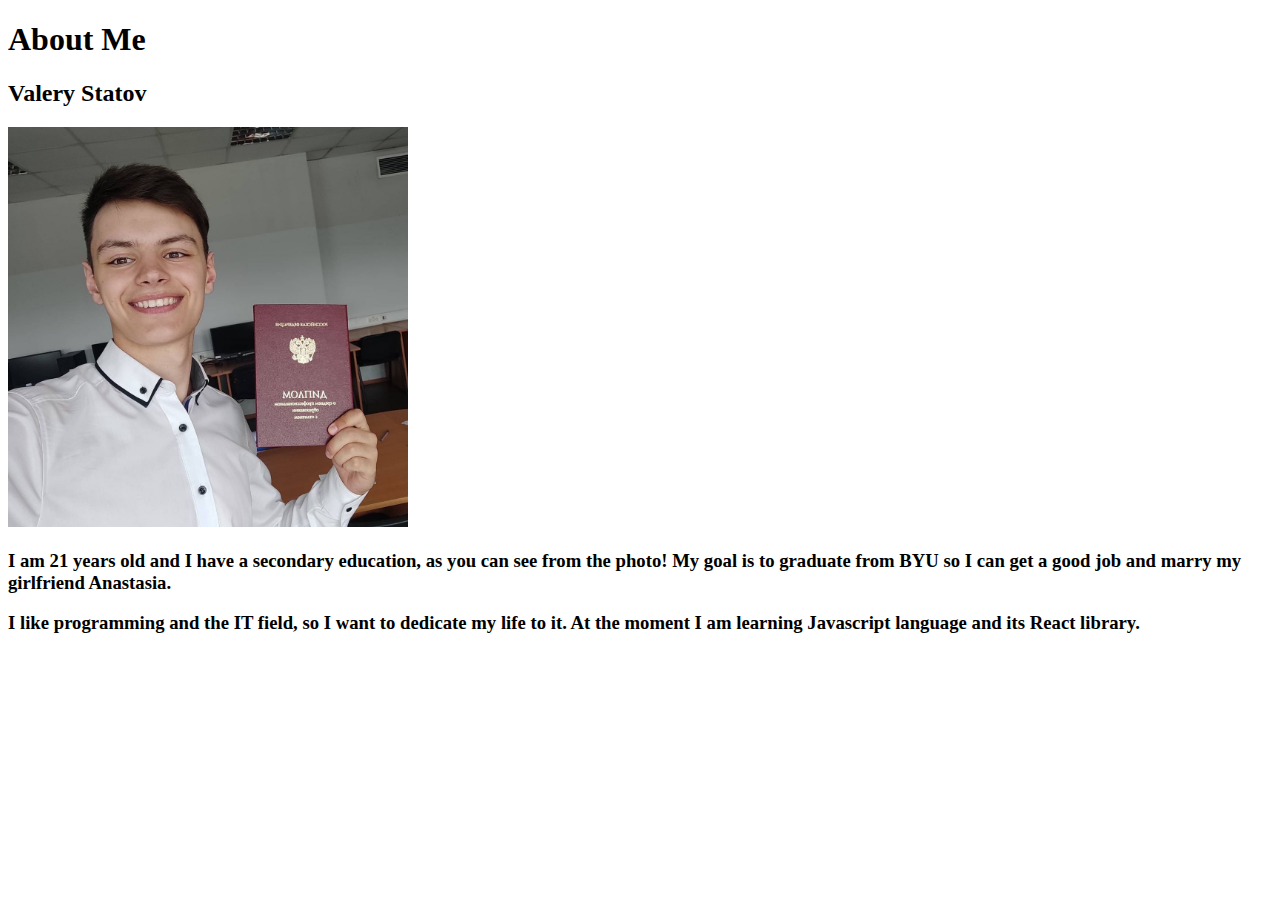
<file: aboutme/index.html>
<!DOCTYPE html>
<html lang="en">
<head>
    <meta charset="UTF-8">
    <meta http-equiv="X-UA-Compatible" content="IE=edge">
    <meta name="viewport" content="width=device-width, initial-scale=1.0">
    <title>About Me</title>
</head>
<body>
    <h1>About Me</h1>
    <h2>Valery Statov</h2>
    <img style="width: 400px;" src="./images/photo.jpg" alt="my_photo">
    <h3>I am 21 years old and I have a secondary education, as you can see from the photo! My goal is to graduate from BYU so I can get a good job and marry my girlfriend Anastasia.</h3>
    <h3>I like programming and the IT field, so I want to dedicate my life to it. At the moment I am learning Javascript language and its React library.</h3>
</body>
</html>
</file>
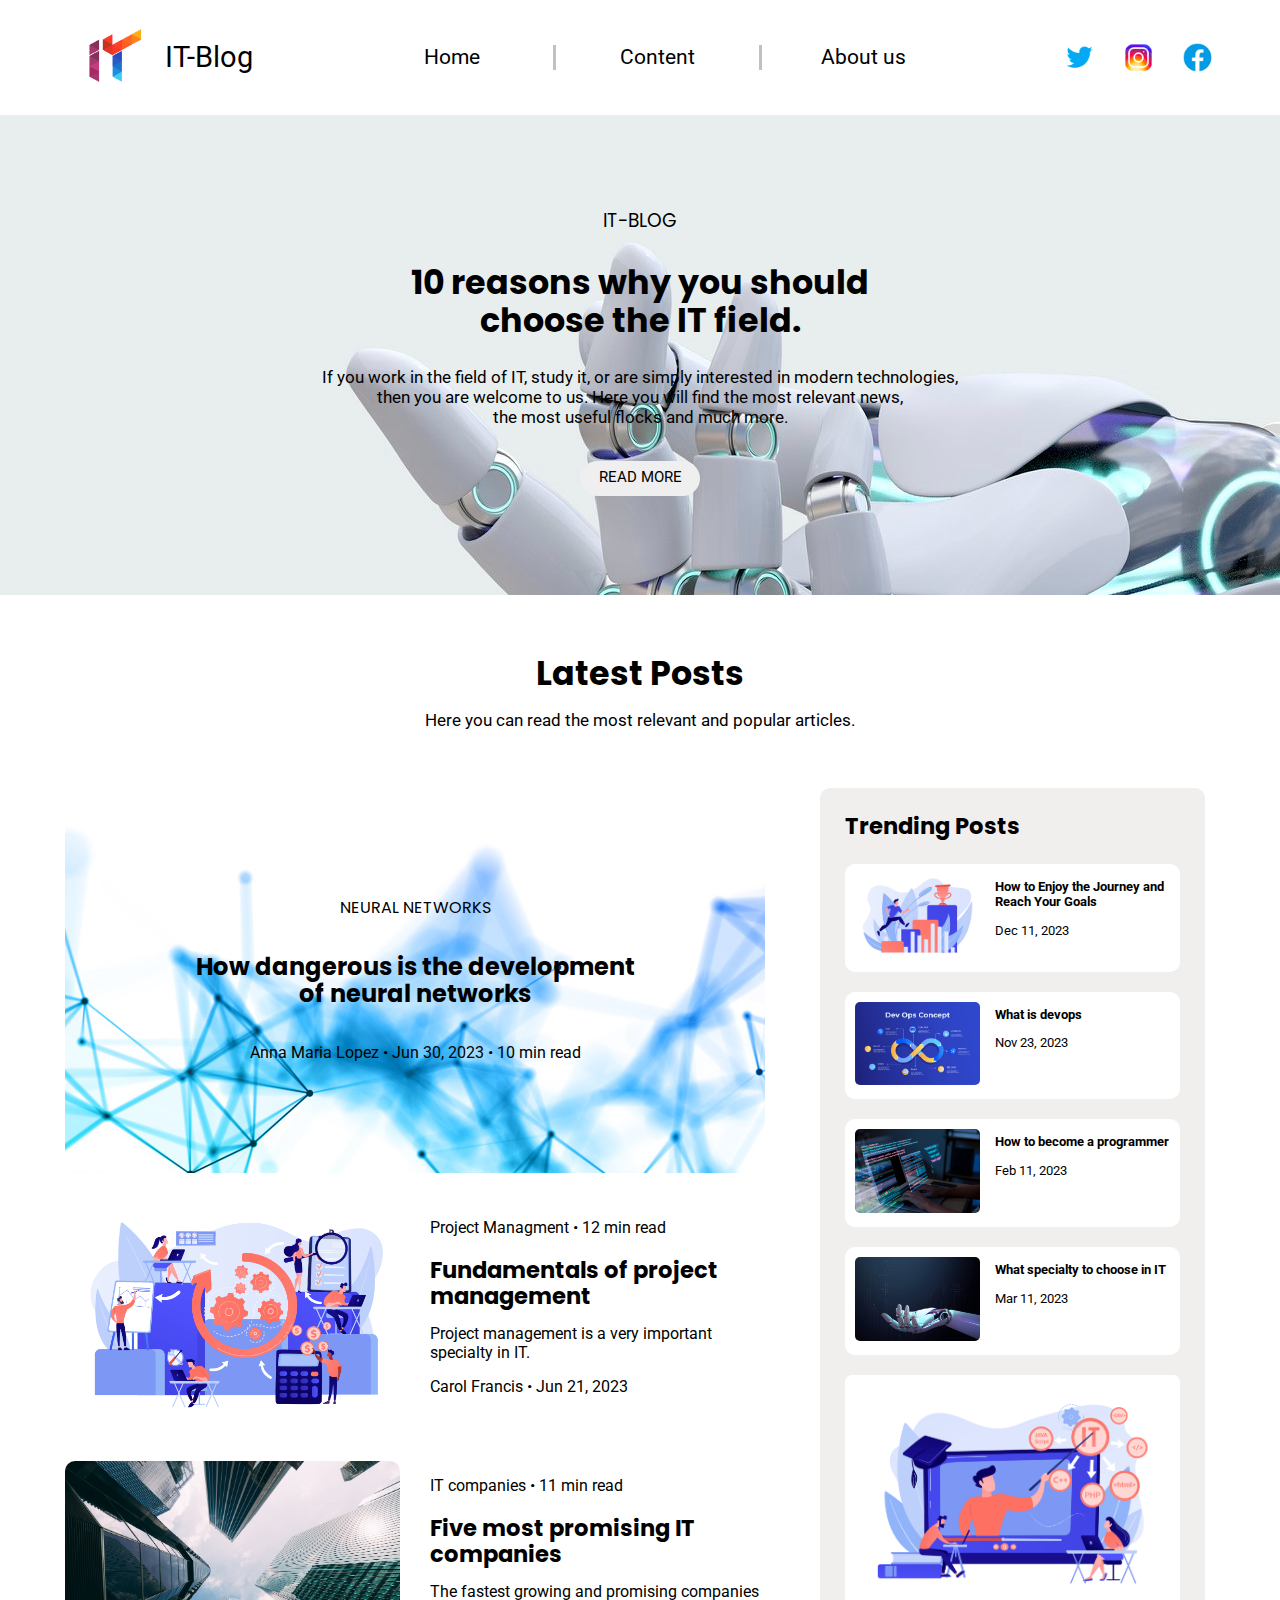
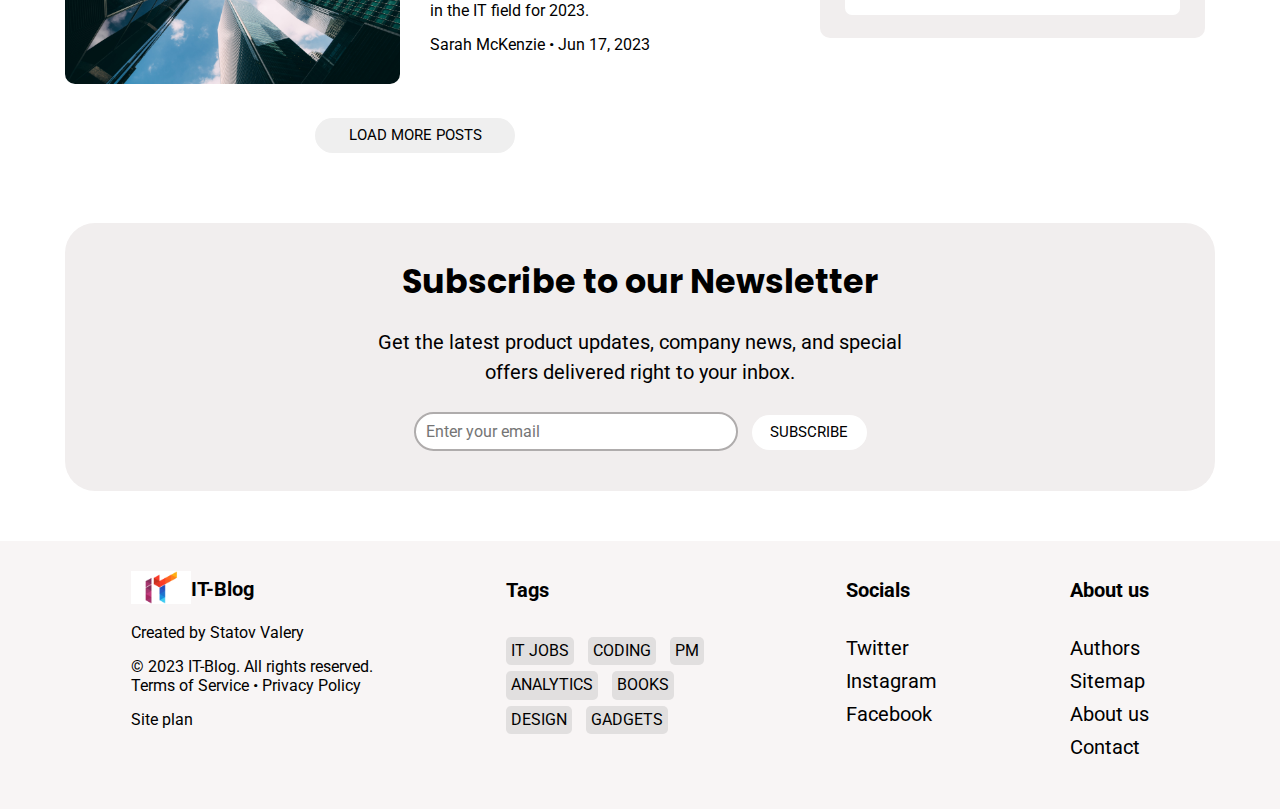
<file: it_blog/index.html>
<!DOCTYPE html>
<html lang="en">
<head>
    <meta charset="UTF-8">
    <meta http-equiv="X-UA-Compatible" content="IE=edge">
    <meta name="viewport" content="width=device-width, initial-scale=1.0">
    <title>IT-Blog</title>
    <link rel="stylesheet" href="./styles/style.css">
    <link rel="stylesheet" href="./styles/normolize.css">
</head>
<body>
    <header>
        <div class="container">
            <div class="logo">
                <a href="./index.html"><img src="./images/logo.jpg" alt="Logo"></a>
                <a href="./index.html"><span>IT-Blog</span></a>
            </div>

            <nav>
                <a href="./index.html">Home</a>
                <a href="./content.html">Content</a>
                <a href="./about-us.html">About us</a>
            </nav>

            <div class="socials">
                <a href="#"><img src="./images/twitt.png" alt="Twitter"></a>
                <a href="#"><img src="./images/inst.png" alt="Instagram"></a>
                <a href="#"><img src="./images/face.png" alt="Facebook"></a>
            </div>
        </div>

        <div id="mySidenav" class="sidenav">
            <a href="javascript:void(0)" class="closebtn" onclick="closeNav()">&times;</a>
            <a href="./index.html">Home</a>
            <a href="./content.html">Content</a>
            <a href="./about-us.html">About us</a>
          </div>
    </header>
    
    <div class="hero">
        <div class="container">
            <h1>IT-BLOG</h1>
            <h2>10 reasons why you should<br>choose the IT field.</h2>
            <p>If you work in the field of IT, study it, or are simply interested in modern technologies,<br>then you are welcome to us. Here you will find the most relevant news,<br>the most useful flocks and much more.</p>
            <button onclick="openNav()">READ MORE</button>
        </div>
    </div>

    <main>
        <section class="posts">
            <div class="container">
                <h3 class="heading">Latest Posts</h3>
                <p class="heading-text">Here you can read the most relevant and popular articles.</p>

                <div class="flex">
                    <div class="main-posts">
                        <div class="main-post">
                            <h3>NEURAL NETWORKS</h3>
                            <h2>How dangerous is the development<br>of neural networks</h2>
                            <p>Anna Maria Lopez  •  Jun 30, 2023 • 10 min read</p>
                        </div>

                        <div class="second-post">
                            <div class="post-img">
                                <a href="#"><img src="./images/pm.jpg" alt="Post image"></a>
                            </div>
                            
                            <div class="post-text">
                                <p class="category">Project Managment  •  12 min read</p>
                                <h3 class="heading">Fundamentals of project management</h3>
                                <p class="desc">Project management is a very important specialty in IT.</p>
                                <p class="author">Carol Francis • Jun 21, 2023</p>
                            </div>
                        </div>

                        <div class="third-post">
                            <div class="post-img">
                                <a href="#"><img src="./images/ic.jpg" alt="Post image"></a>
                            </div>
                            
                            <div class="post-text">
                                <p class="category">IT companies  •  11 min read</p>
                                <h3 class="heading">Five most promising IT companies</h3>
                                <p class="desc">The fastest growing and promising companies in the IT field for 2023.</p>
                                <p class="author">Sarah McKenzie • Jun 17, 2023</p>
                            </div>
                        </div>

                        <button>LOAD MORE POSTS</button>
                    </div>

                    <aside>
                        <div class="aside-posts">
                            <h3>Trending Posts</h3>

                            <div class="aside-post">
                                <div class="post-img">
                                    <a href="#"><img src="./images/mt.jpg" alt="Post image"></a>
                                </div>

                                <div class="post-text">
                                    <p class="heading">How to Enjoy the Journey and Reach Your Goals</p>
                                    <p class="date">Dec 11, 2023</p>
                                </div>
                            </div>

                            <div class="aside-post">
                                <div class="post-img">
                                    <a href="#"><img src="./images/dp.jpg" alt="Post image"></a>
                                </div>

                                <div class="post-text">
                                    <p class="heading">What is devops</p>
                                    <p class="date">Nov 23, 2023</p>
                                </div>
                            </div>

                            <div class="aside-post">
                                <div class="post-img">
                                    <a href="#"><img src="./images/pg.jpg" alt="Post image"></a>
                                </div>

                                <div class="post-text">
                                    <p class="heading">How to become a programmer</p>
                                    <p class="date">Feb 11, 2023</p>
                                </div>
                            </div>

                            <div class="aside-post">
                                <div class="post-img">
                                    <a href="#"><img src="./images/sp.jpg" alt="Post image"></a>
                                </div>

                                <div class="post-text">
                                    <p class="heading">What specialty to choose in IT</p>
                                    <p class="date">Mar 11, 2023</p>
                                </div>
                            </div>
                        </div>

                        <div class="adv">
                            <a href="#"><img src="./images/cs.jpg" alt="Advertisement image"></a>
                        </div>
                    </aside>
                </div>
            </div>
        </section>

        <section class="subscribe">
            <div class="container">
                <div class="sub-content">
                    <h3>Subscribe to our Newsletter</h3>
                    <p>Get the latest product updates, company news, and special<br>offers delivered right to your inbox.</p>
                    <form>
                        <input type="email" id="email" placeholder="Enter your email">
                        <button>SUBSCRIBE</button>
                    </form>
                </div>
            </div>
        </section>
    </main>

    <footer>
        <div class="container">
            <div class="info">
                <div class="logo">
                    <a href="./index.html"><img src="./images/logo.jpg" alt="Logo"></a>
                    <a href="./index.html"><span>IT-Blog</span></a>
                </div>
                <p>Created by Statov Valery</p>
                <p>© 2023 IT-Blog.  All rights reserved.<br>Terms of Service   •   Privacy Policy</p>
                <a href="./site-plan.html">Site plan</a>
            </div>

            <div class="tags">
                <span class="names">Tags</span>
                <a href="">IT JOBS</a> 
                <a href="">CODING</a> 
                <a href="">PM</a><br>
                <a href="">ANALYTICS</a> 
                <a href="">BOOKS</a><br>
                <a href="">DESIGN</a> 
                <a href="">GADGETS</a>
            </div>

            <div class="socials">
                <span class="names">Socials</span>
                <div class="soc">
                    <a href="#">Twitter</a>
                    <a href="#">Instagram</a>
                    <a href="#">Facebook</a>
                </div>
            </div>

            <div class="about-us">
                <span class="names">About us</span>
                <div class="cont">
                    <a href="#">Authors</a>
                    <a href="./site-plan.html">Sitemap</a>
                    <a href="#">About us</a>
                    <a href="#">Contact</a>
                </div>
            </div>
        </div>
    </footer>
    <script src="./script.js"></script>
</body>
</html>
</file>
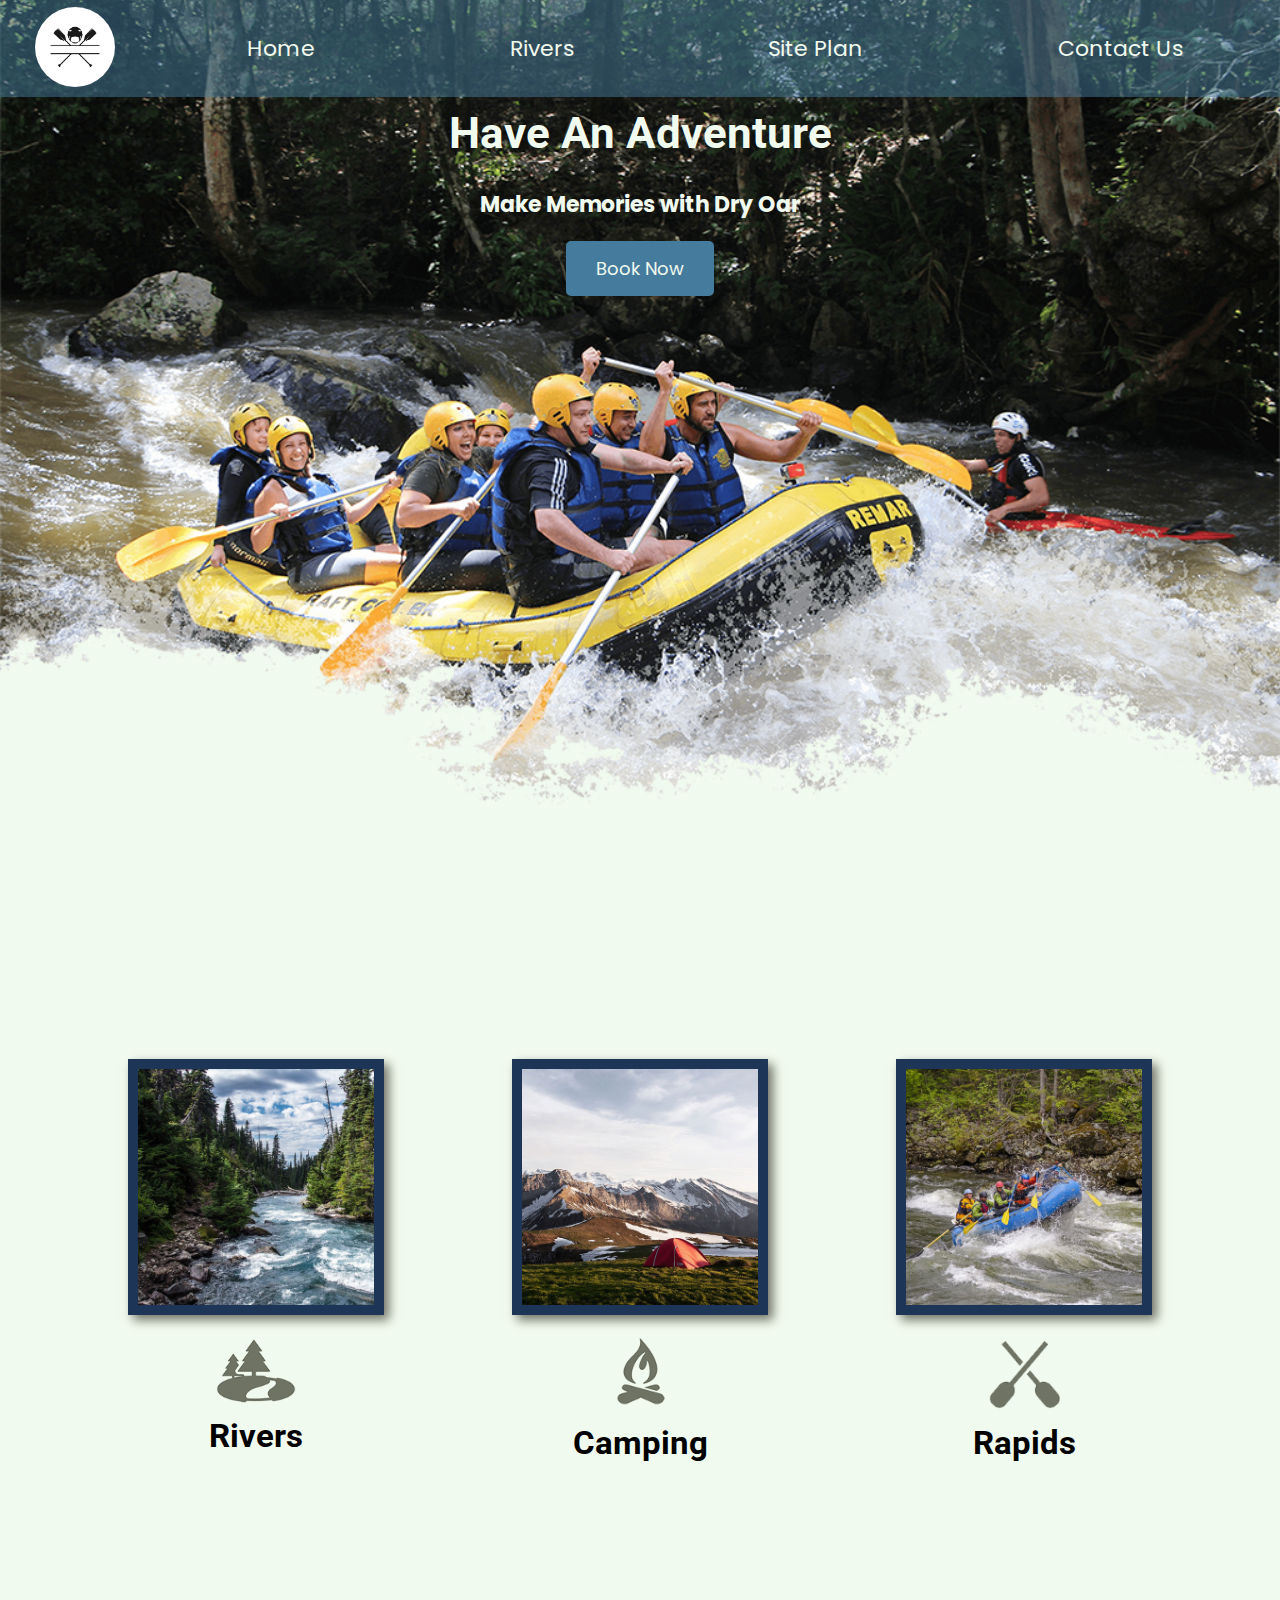
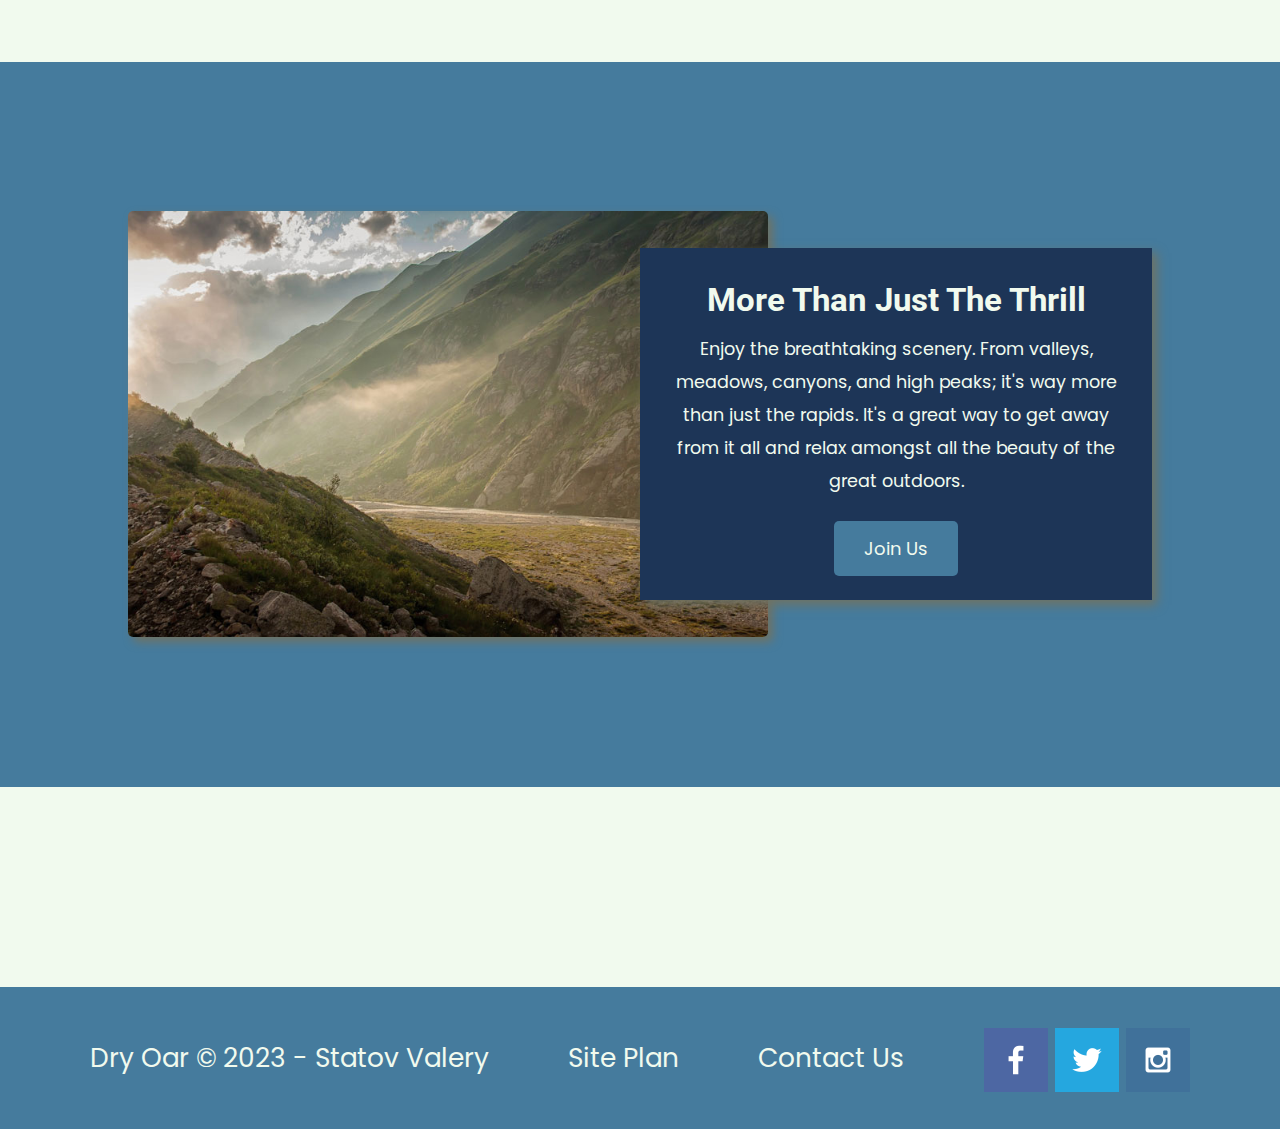
<file: wwr/index.html>
<!DOCTYPE html>
<html lang="en">
<head>
    <meta charset="UTF-8">
    <meta http-equiv="X-UA-Compatible" content="IE=edge">
    <meta name="viewport" content="width=device-width, initial-scale=1.0">
    <title>Whitewater Rafting Vacations | Dry Oar Boating | Home</title>
    <link rel="stylesheet" href="./styles/style.css">
</head>
<body>
    <div id="content">
        <header>
            <a id="logo_link" href="index.html">
                <img class="logo" src="images/rafting-logo.jpg" width="100" alt="Dry Oar Logo">
            </a>
            <nav>
                <a href="index.html">Home</a>
                <a href="./rivers.html">Rivers</a>
                <a href="site-plan-rafting.html">Site Plan</a>
                <a href="contactus.html">Contact Us</a>
            </nav>
        </header>
        
        <div id="hero">
            <div id="hero-box">
                <img id="hero-img" src="images/hero.png" alt="People enjoying white water rafting">
            </div>
            <section id="hero-msg">
                <h1 class="home-title">Have An Adventure</h1>
                <h4>Make Memories with Dry Oar</h4>
                <div class="button-box">
                    <a class="book" href="contactus.html">Book Now</a>
                </div>
            </section>
        </div>
    
        <main class="home-grid">
            <section class="rivers-card">
                <img class="card-img" src="images/rivers.jpg" alt="river in forest">
                <img class="icon" src="images/river_icon.png" alt="river icon">
                <h2>Rivers</h2>
            </section>
            <section class="camping-card">
                <img class="card-img" src="images/camping.jpg" alt="tent in mountains">
                <img class="icon" src="images/fire_icon.png" alt="fire icon">
                <h2>Camping</h2>
            </section>
            <section class="rapids-card">
                <img class="card-img" src="images/rapids.jpg" alt="rafting boat">
                <img class="icon" src="images/oars.png" alt="oars icon">
                <h2>Rapids</h2>
            </section>
            <div id="background"></div>
            <img id="myImg" class="mountains" src="images/mountains.jpg" alt="Mountains">
                <div id="myModal" class="modal">
                    <span class="close">&times;</span>
                    <img class="modal-content" id="img01">
                    <div id="caption"></div>
                </div>
            <section class="msg">
                <h2>More Than Just The Thrill</h2>
                <p>Enjoy the breathtaking scenery. From valleys, meadows, canyons, and high peaks; it's way more than just the rapids. It's a great way to get away from it all and relax amongst all the beauty of the great outdoors. </p>
                <a class="join" href="rivers.html">Join Us</a>
            </section>
        </main>
    
        <footer>
            <p>Dry Oar &copy; 2023 - Statov Valery</p>
            <p><a href="site-plan-rafting.html">Site Plan</a></p>
            <p><a href="contactus.html">Contact Us</a></p>
            <div class="social">
                <a href="https://facebook.com" target="_blank">
                    <img src="images/facebook.png" alt="fb icon">
                </a>
                <a href="https://twitter.com" target="_blank">
                    <img src="images/twitter.png" alt="twitter icon">
                </a>
                <a href="https://instagram.com" target="_blank">
                    <img src="images/instagram.png" alt="instagram icon">
                </a>
            </div>
        </footer>
    </div>
    <script src="./script.js"></script>
</body>
</html>
</file>
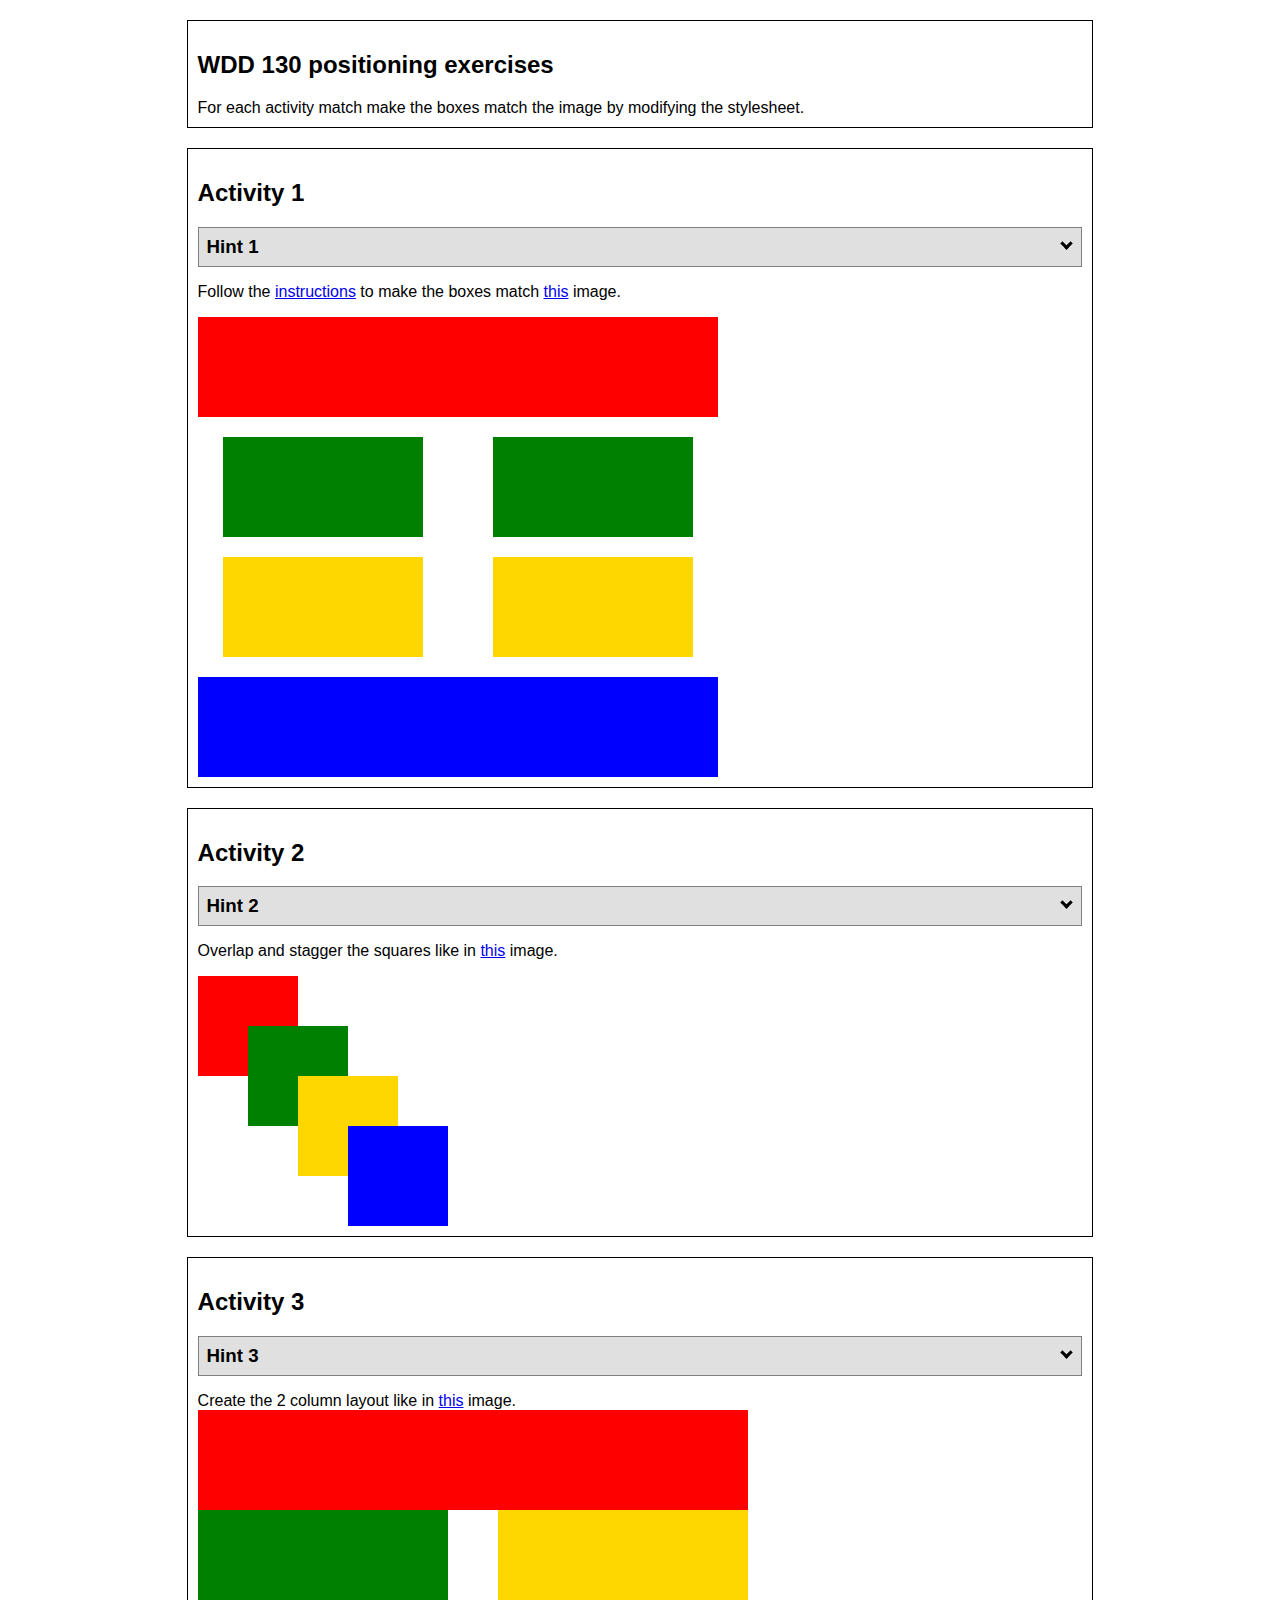
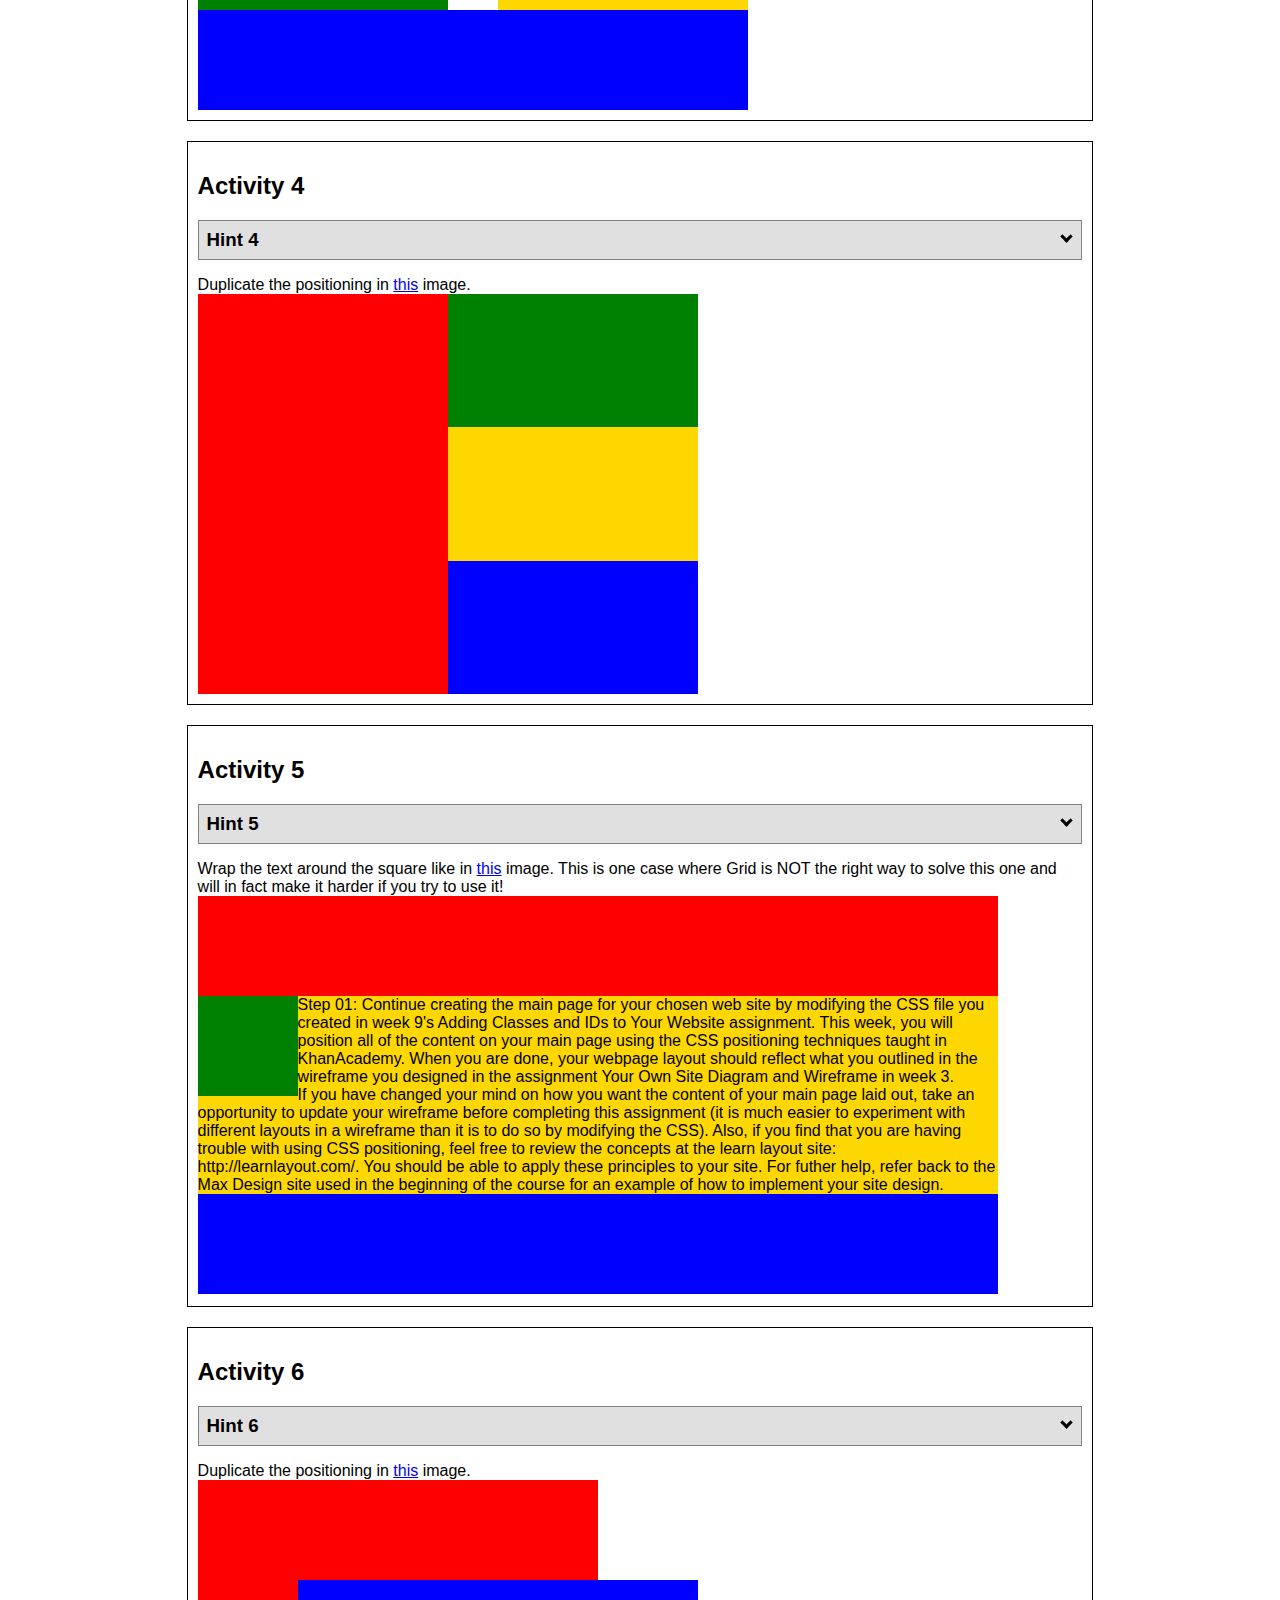
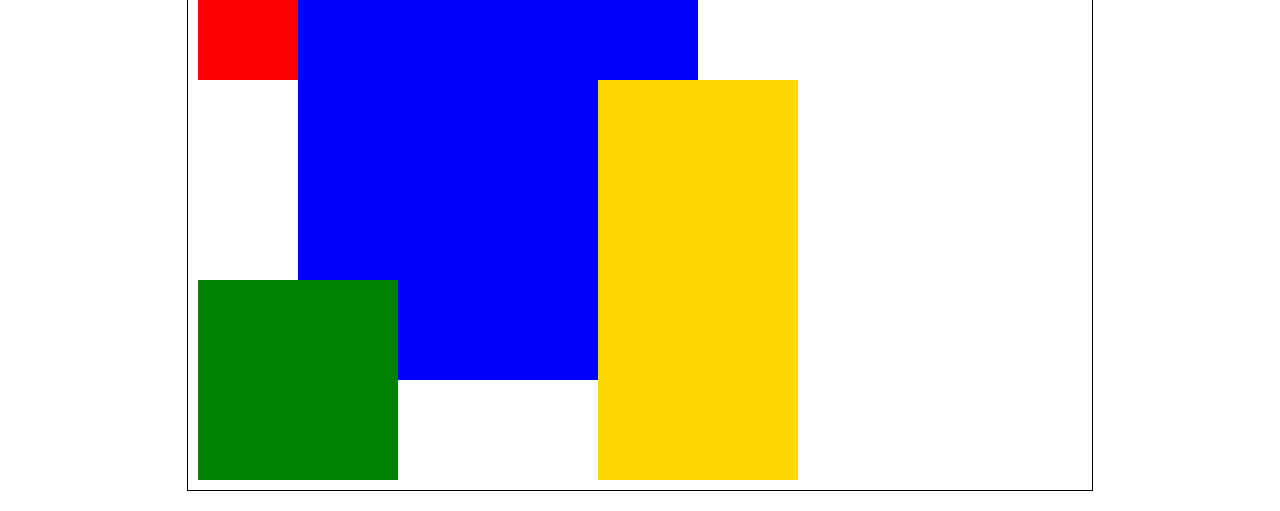
<file: positioning.html>
<!DOCTYPE html>
<html lang="en">
  <head>
    <!-- HTML - Name: positioning.html -->
    <title>Positioning Activity</title>
    <link rel="stylesheet" type="text/css" href="positionstyles.css" />
  </head>
  <body>
    <div class="activity">
      <h2>WDD 130 positioning exercises</h2>
      For each activity match make the boxes match the image by modifying the stylesheet.</div>
    <div class="activity">
      <h2>Activity 1</h2>
      <section class="hint"><input type="checkbox" ><i></i> <h3>Hint 1</h3><div><p>Check out the <a href="https://byui-wdd.github.io/wdd130/activities/w06-css-positioning.html" target="_blank">activity instructions</a> in Ilearn!</p></div></section>
      <p>Follow the <a href="https://byui-wdd.github.io/wdd130/activities/w06-css-positioning.html" target="_blank">instructions</a> to make the boxes match  <a href="https://byui-wdd.github.io/wdd130/images/example1.png" target="_blank">this</a> image.</p>
      <div class="content1" >
        <div class="red1" ></div>
        <div class="green1" ></div>
        <div class="green1" ></div>
        <div class="yellow1"></div>
        <div class="yellow1"></div>
        <div class="blue1"></div>
      </div>
    </div>
    <div class="activity">
      <h2>Activity 2</h2>
      <section class="hint"><input type="checkbox" > <h3>Hint 2</h3><i></i><div>
      <ul>
      <li>grid-template-columns: 50px 50px 50px 50px 50px </li></ul></div></section>
      <p>Overlap and stagger the squares like in <a href="https://byui-wdd.github.io/wdd130/images/example2.png" target="_blank">this</a> image.</p>
      <div class="content2" >
        <div class="red2" ></div>
        <div class="green2" ></div>
        <div class="yellow2"></div>
        <div class="blue2"></div>
      </div>
    </div>
    <div class="activity">
      <h2>Activity 3</h2>
      <section class="hint"><input type="checkbox" > <h3>Hint 3</h3><i></i><div><p>This one is going to be best solved with CSS Grid. Remember to make the boxes the right width first...then start moving them around. </p><h4>Properties used:</h4><ul><li>display:grid;</li><li>grid-template-columns:</li><li>grid-column-gap:</li>
        <li>grid-column:</li>  </ul></div></section>
      Create the 2 column layout like in <a href="https://byui-wdd.github.io/wdd130/images/example3.png" target="_blank">this</a>  image.
      <div class="content3" >
        <div class="red3" ></div>
        <div class="green3" ></div>
        <div class="yellow3"></div>
        <div class="blue3"></div>
      </div>
    </div>
    <div class="activity">
      <h2>Activity 4</h2>
      <section class="hint"><input type="checkbox" > <h3>Hint 4</h3><i></i><div><p>For the others we have been primarily concerned with width. For this one you will need to adjust height as well. </p><h4>Properties used:</h4><ul><li>display:grid;</li><li>grid-template-columns:</li><li>grid-row:</li></ul></div></section>
      Duplicate the positioning in <a href="https://byui-wdd.github.io/wdd130/images/example4.png" target="_blank">this</a> image. 
      <div class="content4" >
        <div class="red4" ></div>
        <div class="green4" ></div>
        <div class="yellow4"></div>
        <div class="blue4"></div>
      </div>
    </div>

    <div class="activity">
      <h2>Activity 5</h2>
      <section class="hint"><input type="checkbox" > <h3>Hint 5</h3><i></i><div><p>Grid is <strong>not</strong> the right way to do this.  In fact there is only one way to really do that...and that is with float. Remember that we float the thing we want the text to wrap around.  Also remember to start by making all the shapes the right size and shape.</p><h4>Properties used:</h4><ul><li>float: left;</li></ul></div></section>
      Wrap the text around the square like in <a href="https://byui-wdd.github.io/wdd130/images/example5.png" target="_blank">this</a> image. This is one case where Grid is NOT the right way to solve this one and will in fact make it harder if you try to use it!
      <div class="content5" >
        <div class="red5" ></div>
        <div class="green5" ></div>
        <div class="yellow5">Step 01: Continue creating the main page for your chosen web site by modifying the CSS file you created in week 9's Adding Classes and IDs to Your Website assignment. This week, you will position all of the content on your main page using the CSS positioning techniques taught in KhanAcademy. When you are done, your webpage layout should reflect what you outlined in the wireframe you designed in the assignment Your Own Site Diagram and Wireframe in week 3. <br />
          If you have changed your mind on how you want the content of your main page laid out, take an opportunity to update your wireframe before completing this assignment (it is much easier to experiment with different layouts in a wireframe than it is to do so by modifying the CSS). Also, if you find that you are having trouble with using CSS positioning, feel free to review the concepts at the learn layout site: http://learnlayout.com/. You should be able to apply these principles to your site. For futher help, refer back to the Max Design site used in the beginning of the course for an example of how to implement your site design.</div>
        <div class="blue5"></div>
      </div>
    </div>
    <div class="activity">
      <h2>Activity 6</h2>
      <section class="hint"><input type="checkbox" > <h3>Hint 6</h3><i></i><div><p>This one is all about visualizing the grid behind the layout. If you are having a hard time doing that first: all the sizes are even multiples of 100, and second here is another example with the lines drawn: <a href="https://byui-wdd.github.io/wdd130/images/example6-hint.png" target="_blank">example 6 with lines</a>. For this one you will find it easiest if you use px for the column width. You can also use <kbd>z-index</kbd> to control the element layering.    </p><h4>Properties used:</h4><ul><li>display:grid;</li><li>grid-template-columns:</li><li>grid-column:</li><li>grid-row:</li><li><a href="https://www.w3schools.com/cssref/pr_pos_z-index.asp" target="_blank">z-index:</a></li></ul></div></section>
      Duplicate the positioning in <a href="https://byui-wdd.github.io/wdd130/images/example6.png" target="_blank">this</a> image.
      <div class="content6" >
        <div class="red6" ></div>
        <div class="green6" ></div>
        <div class="yellow6"></div>
        <div class="blue6"></div>
      </div>
    </div>
  </body>
</html>
</file>
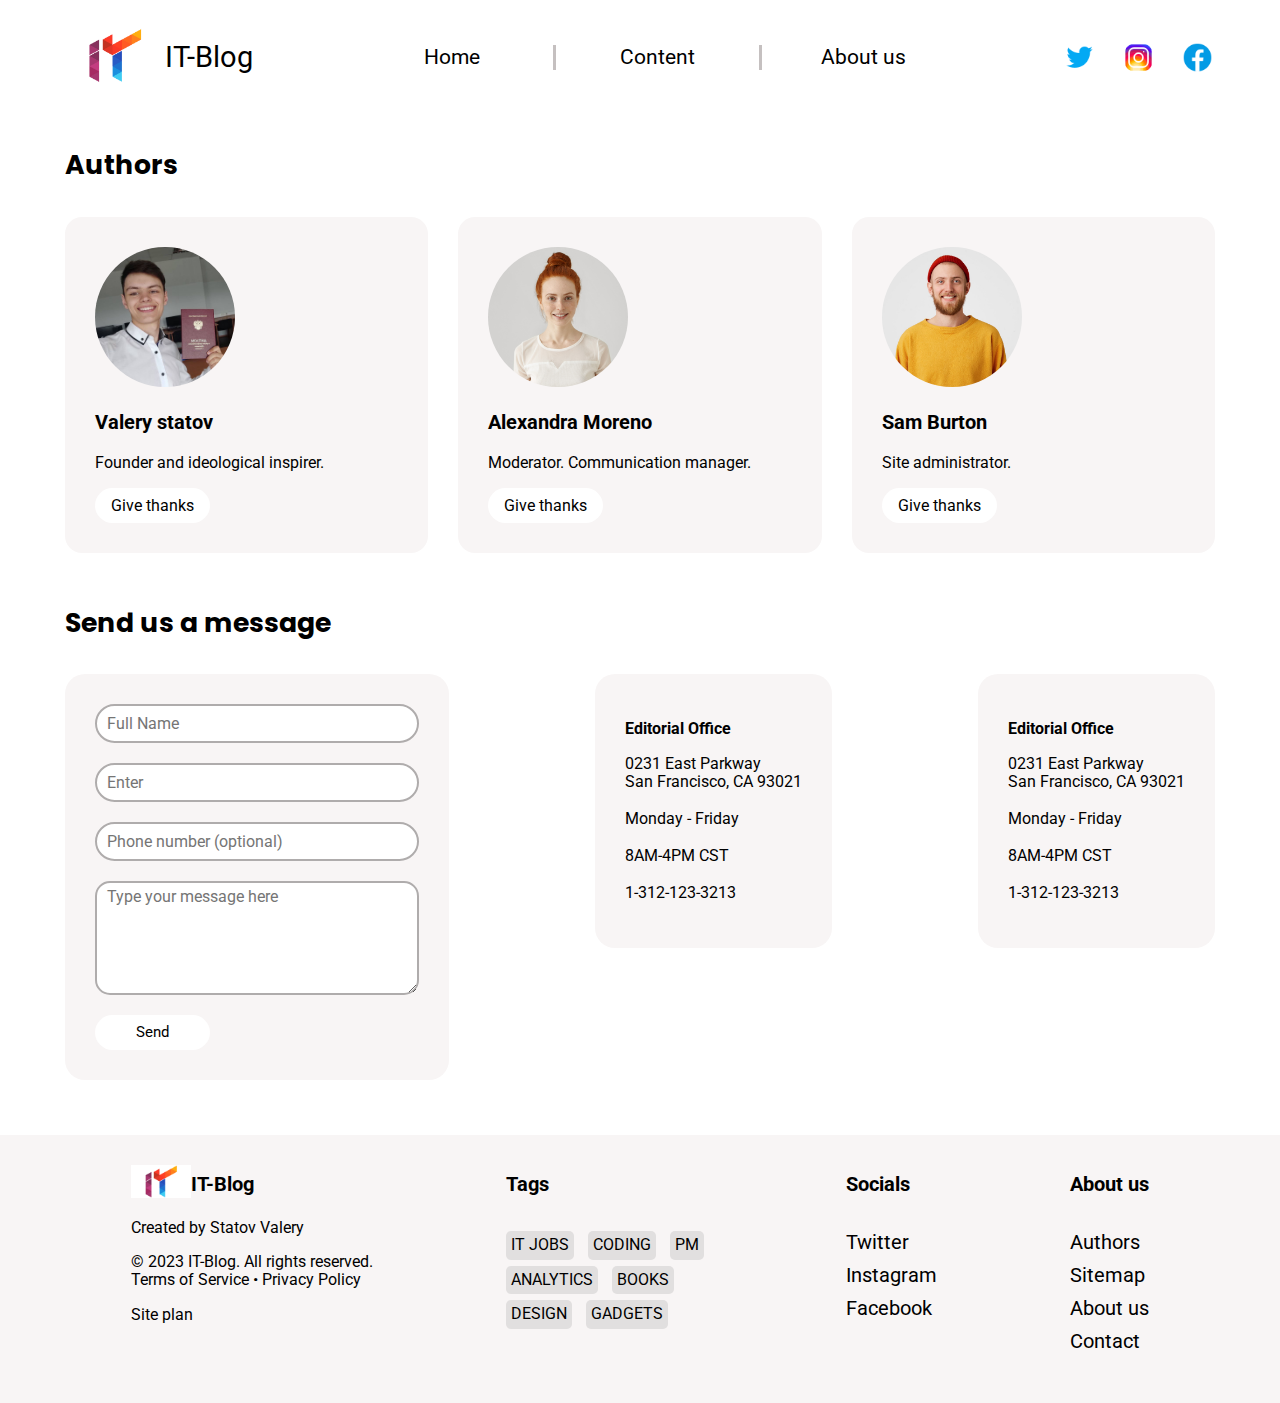
<file: it_blog/about-us.html>
<!DOCTYPE html>
<html lang="en">
<head>
    <meta charset="UTF-8">
    <meta http-equiv="X-UA-Compatible" content="IE=edge">
    <meta name="viewport" content="width=device-width, initial-scale=1.0">
    <title>IT-Blog</title>
    <link rel="stylesheet" href="./styles/style.css">
    <link rel="stylesheet" href="./styles/normolize.css">
</head>
<body>
    <header>
        <div class="container">
            <div class="logo">
                <a href="./index.html"><img src="./images/logo.jpg" alt="Logo"></a>
                <a href="./index.html"><span>IT-Blog</span></a>
            </div>

            <nav>
                <a href="./index.html">Home</a>
                <a href="./content.html">Content</a>
                <a href="./about-us.html">About us</a>
            </nav>

            <div class="socials">
                <a href="#"><img src="./images/twitt.png" alt="Twitter"></a>
                <a href="#"><img src="./images/inst.png" alt="Instagram"></a>
                <a href="#"><img src="./images/face.png" alt="Facebook"></a>
            </div>
        </div>
    </header>
    
    <main class="about-us-grid">
        <section class="authors">
            <div class="container">
                <h4>Authors</h4>
                <div class="authors-cards">
                    <div class="author-post">
                        <a href="#"><img src="./images/my_photo.jpg" alt="Post image"></a>
                        <p class="author">Valery statov</p>
                        <p class="desc">Founder and ideological inspirer.</p>
                        <button>Give thanks</button>
                    </div>

                    <div class="author-post">
                        <a href="#"><img src="./images/fgp.jpg" alt="Post image"></a>
                        <p class="author">Alexandra Moreno</p>
                        <p class="desc">Moderator. Communication manager.</p>
                        <button>Give thanks</button>
                    </div>

                    <div class="author-post">
                        <a href="#"><img src="./images/mgp.jpg" alt="Post image"></a>
                        <p class="author">Sam Burton</p>
                        <p class="desc">Site administrator.</p>
                        <button>Give thanks</button>
                    </div>
                </div>
            </div>
        </section>

        <section class="message">
            <div class="container">
                <h4>Send us a message</h4>
                <div class="send-uam">
                    <form>
                        <input type="text" id="full-name" placeholder="Full Name">
                        <input type="email" id="email" placeholder="Enter">
                        <input type="tel" id="phone" placeholder="Phone number (optional)">
                        <textarea placeholder="Type your message here"></textarea>
                        <button>Send</button>
                    </form>
                    <div class="adress">
                        <div class="address-content">
                            <p class="main-address">Editorial Office</p>
                            <p>0231 East Parkway<br>San Francisco, CA 93021<br><br>Monday - Friday<br><br>8AM-4PM CST<br><br>1-312-123-3213</p>
                        </div>
                    </div>
                    <div class="adress">
                        <div class="address-content">
                            <p class="main-address">Editorial Office</p>
                            <p>0231 East Parkway<br>San Francisco, CA 93021<br><br>Monday - Friday<br><br>8AM-4PM CST<br><br>1-312-123-3213</p>
                        </div>
                    </div>
                </div>
            </div>
        </section>
    </main>

    <footer>
        <div class="container">
            <div class="info">
                <div class="logo">
                    <a href="./index.html"><img src="./images/logo.jpg" alt="Logo"></a>
                    <a href="./index.html"><span>IT-Blog</span></a>
                </div>
                <p>Created by Statov Valery</p>
                <p>© 2023 IT-Blog.  All rights reserved.<br>Terms of Service   •   Privacy Policy</p>
                <a href="./site-plan.html">Site plan</a>
            </div>

            <div class="tags">
                <span class="names">Tags</span>
                <a href="">IT JOBS</a> 
                <a href="">CODING</a> 
                <a href="">PM</a><br>
                <a href="">ANALYTICS</a> 
                <a href="">BOOKS</a><br>
                <a href="">DESIGN</a> 
                <a href="">GADGETS</a>
            </div>

            <div class="socials">
                <span class="names">Socials</span>
                <div class="soc">
                    <a href="#">Twitter</a>
                    <a href="#">Instagram</a>
                    <a href="#">Facebook</a>
                </div>
            </div>

            <div class="about-us">
                <span class="names">About us</span>
                <div class="cont">
                    <a href="#">Authors</a>
                    <a href="./site-plan.html">Sitemap</a>
                    <a href="#">About us</a>
                    <a href="#">Contact</a>
                </div>
            </div>
        </div>
    </footer>
</body>
</html>
</file>
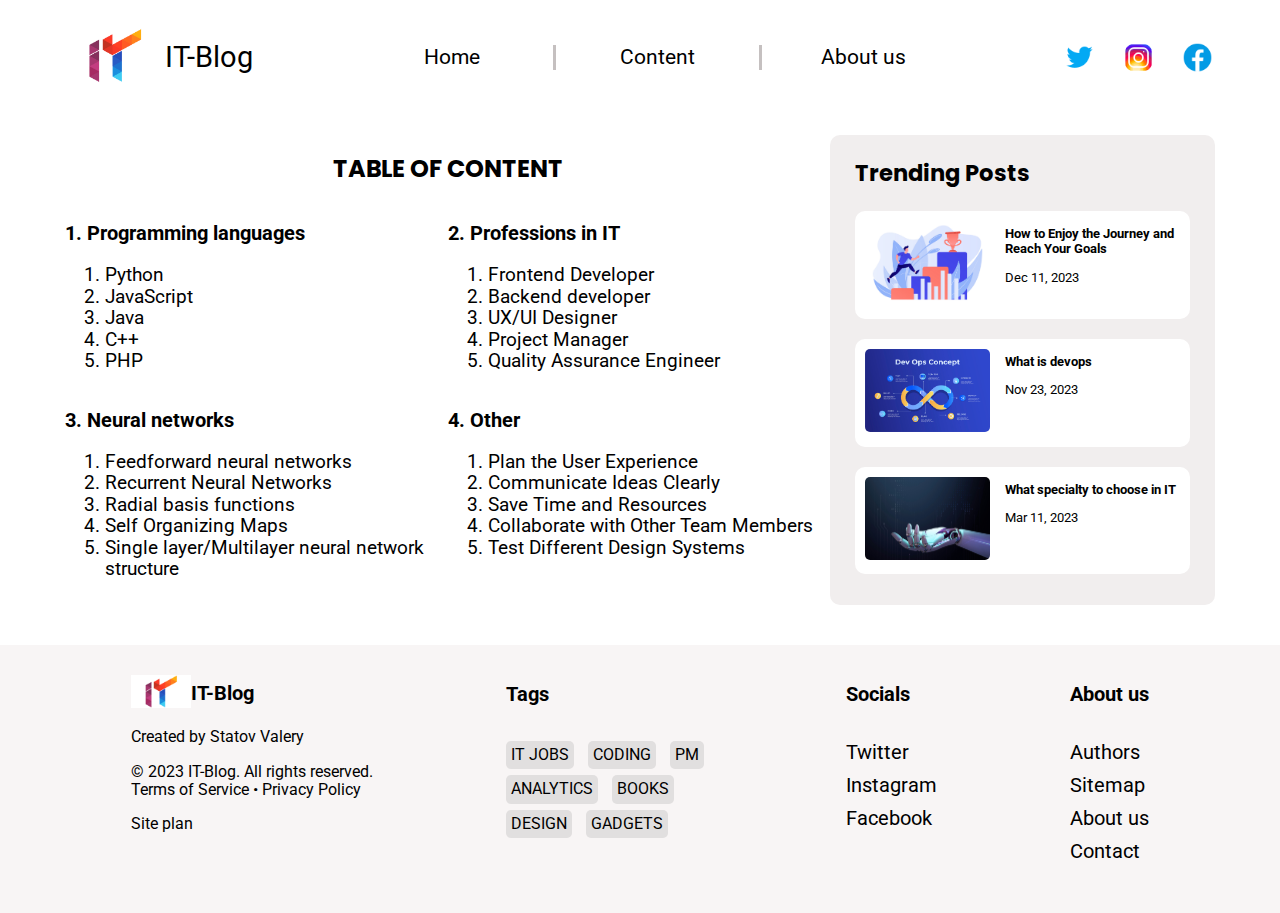
<file: it_blog/content.html>
<!DOCTYPE html>
<html lang="en">
<head>
    <meta charset="UTF-8">
    <meta http-equiv="X-UA-Compatible" content="IE=edge">
    <meta name="viewport" content="width=device-width, initial-scale=1.0">
    <title>IT-Blog</title>
    <link rel="stylesheet" href="./styles/style.css">
    <link rel="stylesheet" href="./styles/normolize.css">
</head>
<body>
    <header>
        <div class="container">
            <div class="logo">
                <a href="./index.html"><img src="./images/logo.jpg" alt="Logo"></a>
                <a href="./index.html"><span>IT-Blog</span></a>
            </div>

            <nav>
                <a href="./index.html">Home</a>
                <a href="./content.html">Content</a>
                <a href="./about-us.html">About us</a>
            </nav>

            <div class="socials">
                <a href="#"><img src="./images/twitt.png" alt="Twitter"></a>
                <a href="#"><img src="./images/inst.png" alt="Instagram"></a>
                <a href="#"><img src="./images/face.png" alt="Facebook"></a>
            </div>
        </div>
    </header>

    <main class="content-grid">
        <div class="container">
            <section class="main-content">
                <div class="content">
                    <h2>TABLE OF CONTENT</h2>

                    <div class="table">
                        <div class="table-item">
                            <p>1. Programming languages</p>
                            <ol>
                                <li>Python</li>
                                <li>JavaScript</li>
                                <li>Java</li>
                                <li>C++</li>
                                <li>PHP</li>
                            </ol>
                        </div>
                        <div class="table-item">
                            <p>2. Professions in IT</p>
                            <ol>
                                <li>Frontend Developer</li>
                                <li>Backend developer</li>
                                <li>UX/UI Designer</li>
                                <li>Project Manager</li>
                                <li>Quality Assurance Engineer</li>
                            </ol>
                        </div>
                        
                        <div class="table-item">
                            <p>3. Neural networks</p>
                            <ol>
                                <li>Feedforward neural networks</li>
                                <li>Recurrent Neural Networks</li>
                                <li>Radial basis functions</li>
                                <li>Self Organizing Maps</li>
                                <li>Single layer/Multilayer neural network structure</li>
                            </ol>
                        </div>
                        
                        <div class="table-item">
                            <p>4. Other</p>
                            <ol>
                                <li>Plan the User  Experience</li>
                                <li>Communicate Ideas Clearly</li>
                                <li>Save Time and Resources</li>
                                <li>Collaborate with Other Team Members</li>
                                <li>Test Different Design Systems</li>
                            </ol>
                        </div>
                    </div>
                </div>

                <aside class="aside-content">
                    <div class="aside-posts">
                        <h3>Trending Posts</h3>

                        <div class="aside-post">
                            <div class="post-img">
                                <a href="#"><img src="./images/mt.jpg" alt="Post image"></a>
                            </div>

                            <div class="post-text">
                                <p class="heading">How to Enjoy the Journey and Reach Your Goals</p>
                                <p class="date">Dec 11, 2023</p>
                            </div>
                        </div>

                        <div class="aside-post">
                            <div class="post-img">
                                <a href="#"><img src="./images/dp.jpg" alt="Post image"></a>
                            </div>

                            <div class="post-text">
                                <p class="heading">What is devops</p>
                                <p class="date">Nov 23, 2023</p>
                            </div>
                        </div>

                        <div class="aside-post">
                            <div class="post-img">
                                <a href="#"><img src="./images/sp.jpg" alt="Post image"></a>
                            </div>

                            <div class="post-text">
                                <p class="heading">What specialty to choose in IT</p>
                                <p class="date">Mar 11, 2023</p>
                            </div>
                        </div>
                    </div>

                    <!-- <div class="adv">
                        <a href="#"><img src="./images/cs.jpg" alt="Advertisement image"></a>
                    </div> -->
                </aside>
            </section>
        </div>
    </main>

    <footer class="footer-content">
        <div class="container">
            <div class="info">
                <div class="logo">
                    <a href="./index.html"><img src="./images/logo.jpg" alt="Logo"></a>
                    <a href="./index.html"><span>IT-Blog</span></a>
                </div>
                <p>Created by Statov Valery</p>
                <p>© 2023 IT-Blog.  All rights reserved.<br>Terms of Service   •   Privacy Policy</p>
                <a href="./site-plan.html">Site plan</a>
            </div>

            <div class="tags">
                <span class="names">Tags</span>
                <a href="">IT JOBS</a> 
                <a href="">CODING</a> 
                <a href="">PM</a><br>
                <a href="">ANALYTICS</a> 
                <a href="">BOOKS</a><br>
                <a href="">DESIGN</a> 
                <a href="">GADGETS</a>
            </div>

            <div class="socials">
                <span class="names">Socials</span>
                <div class="soc">
                    <a href="#">Twitter</a>
                    <a href="#">Instagram</a>
                    <a href="#">Facebook</a>
                </div>
            </div>

            <div class="about-us">
                <span class="names">About us</span>
                <div class="cont">
                    <a href="#">Authors</a>
                    <a href="./site-plan.html">Sitemap</a>
                    <a href="#">About us</a>
                    <a href="#">Contact</a>
                </div>
            </div>
        </div>
    </footer>
</body>
</html>
</file>
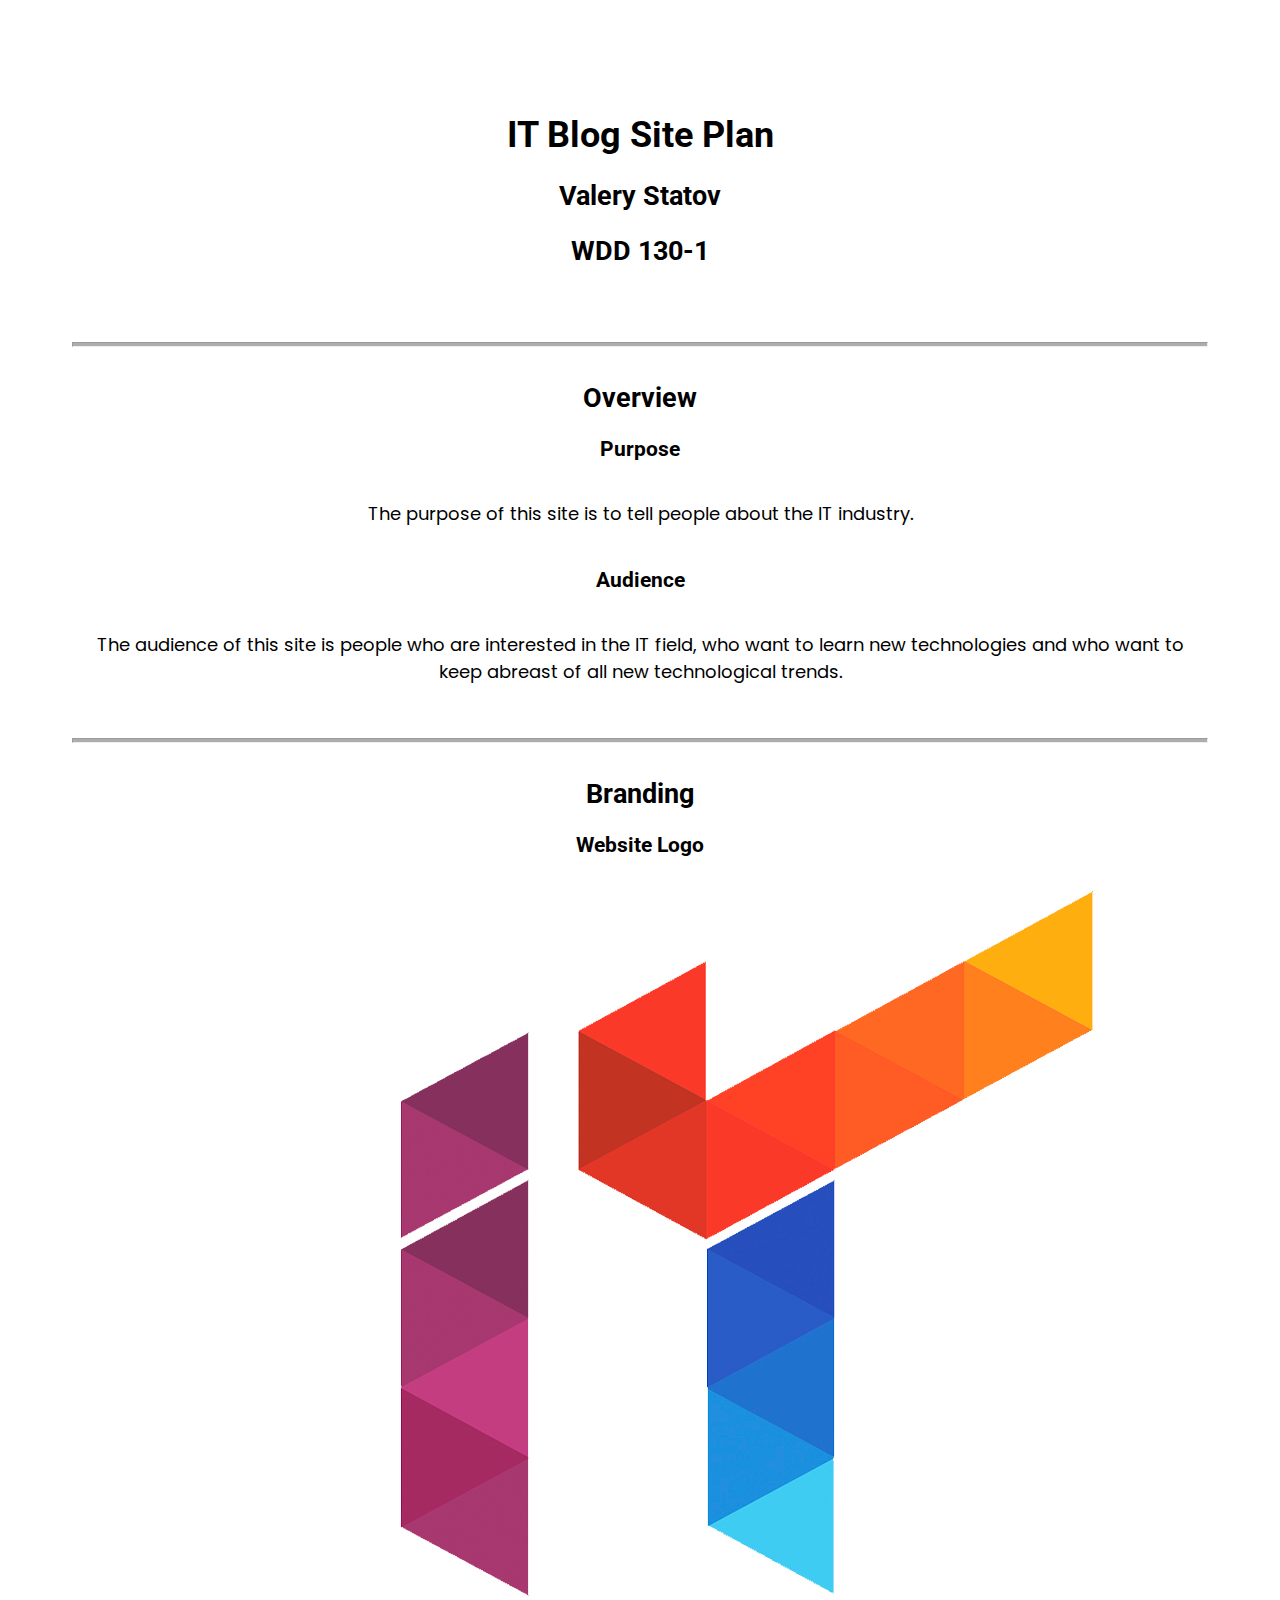
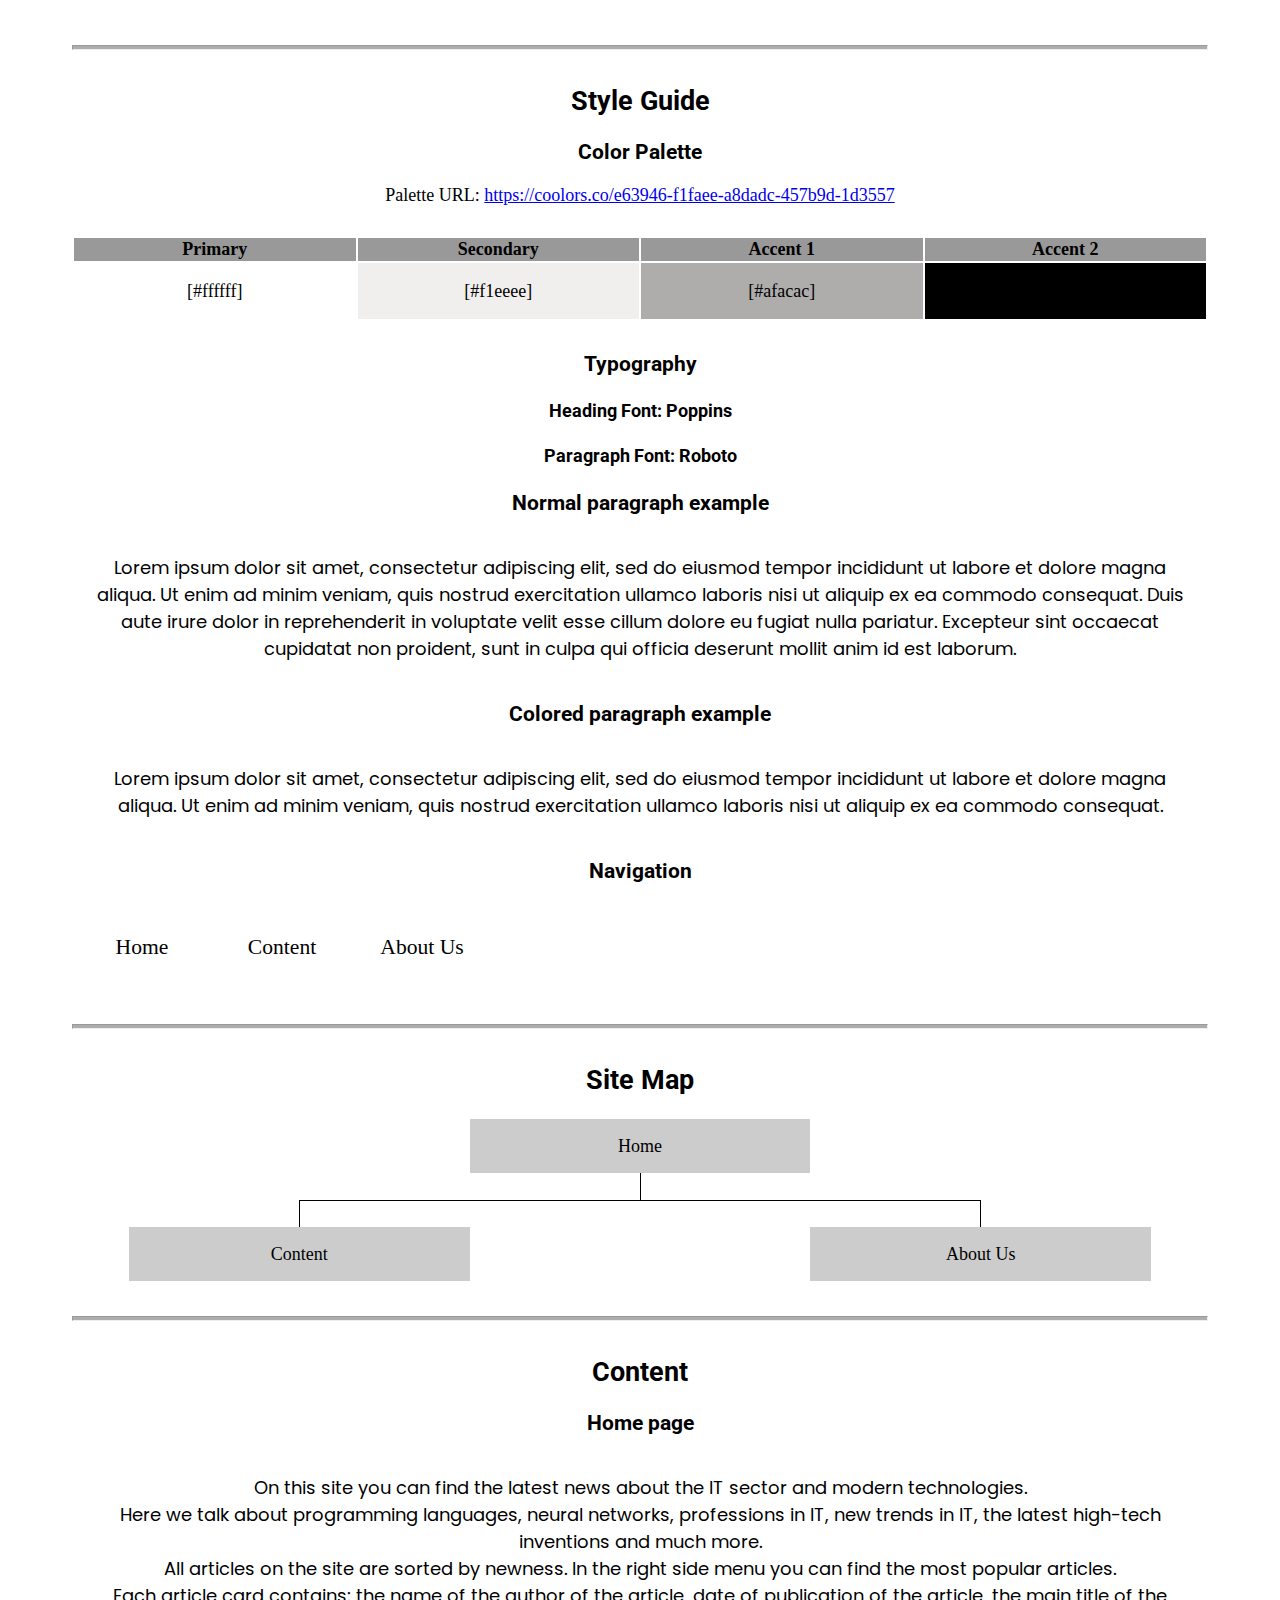
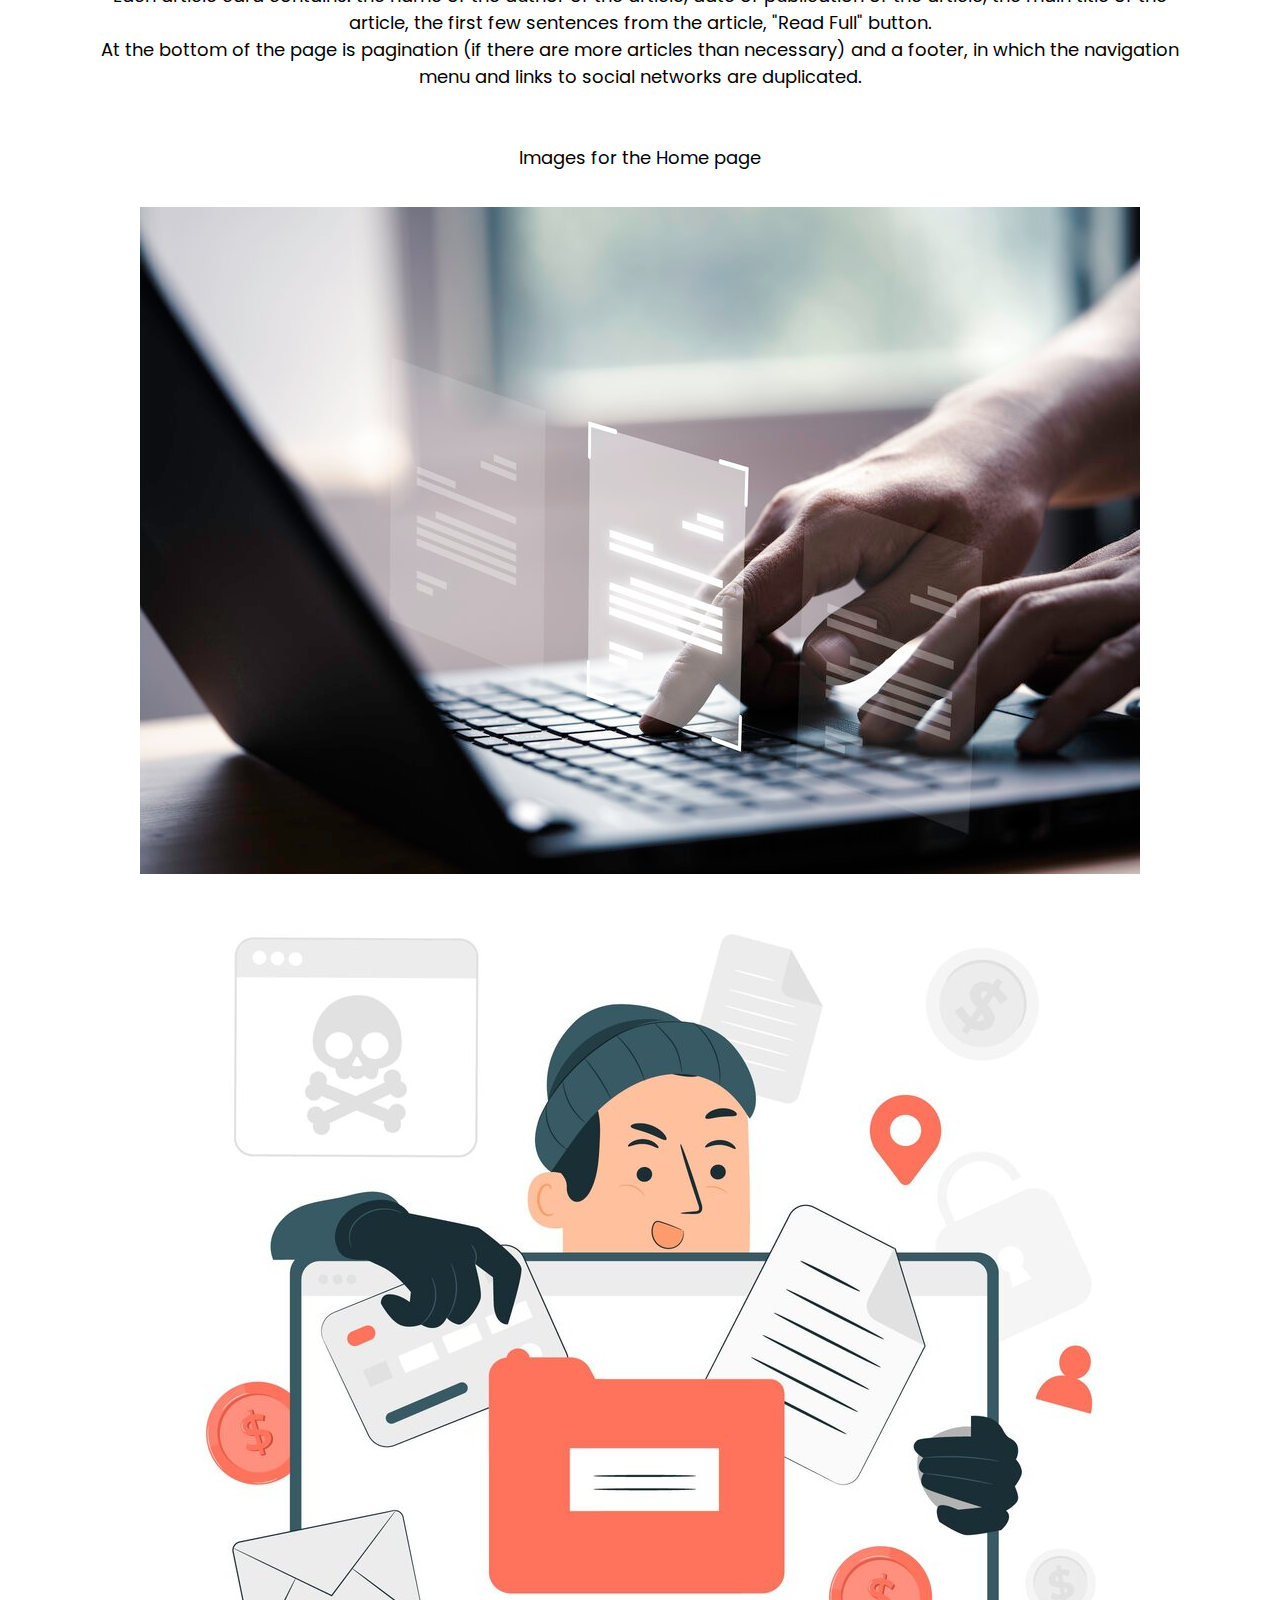
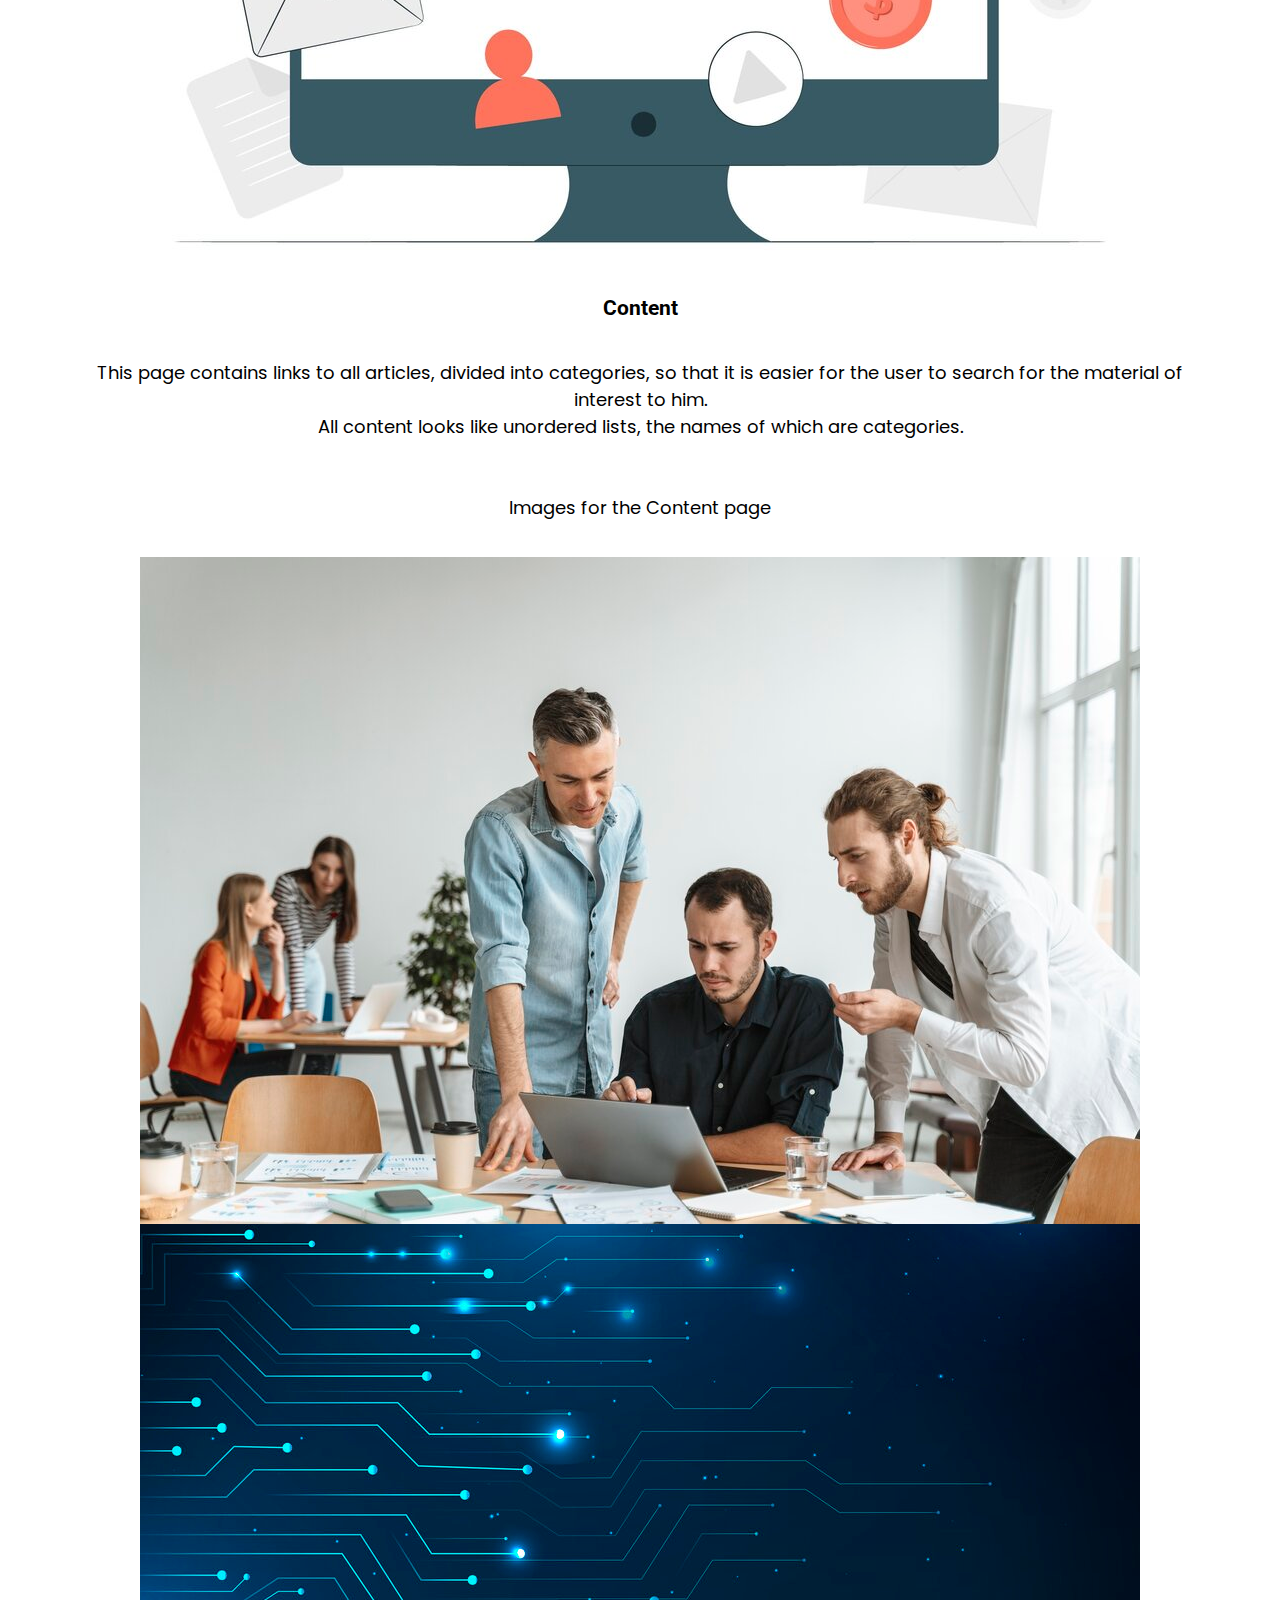
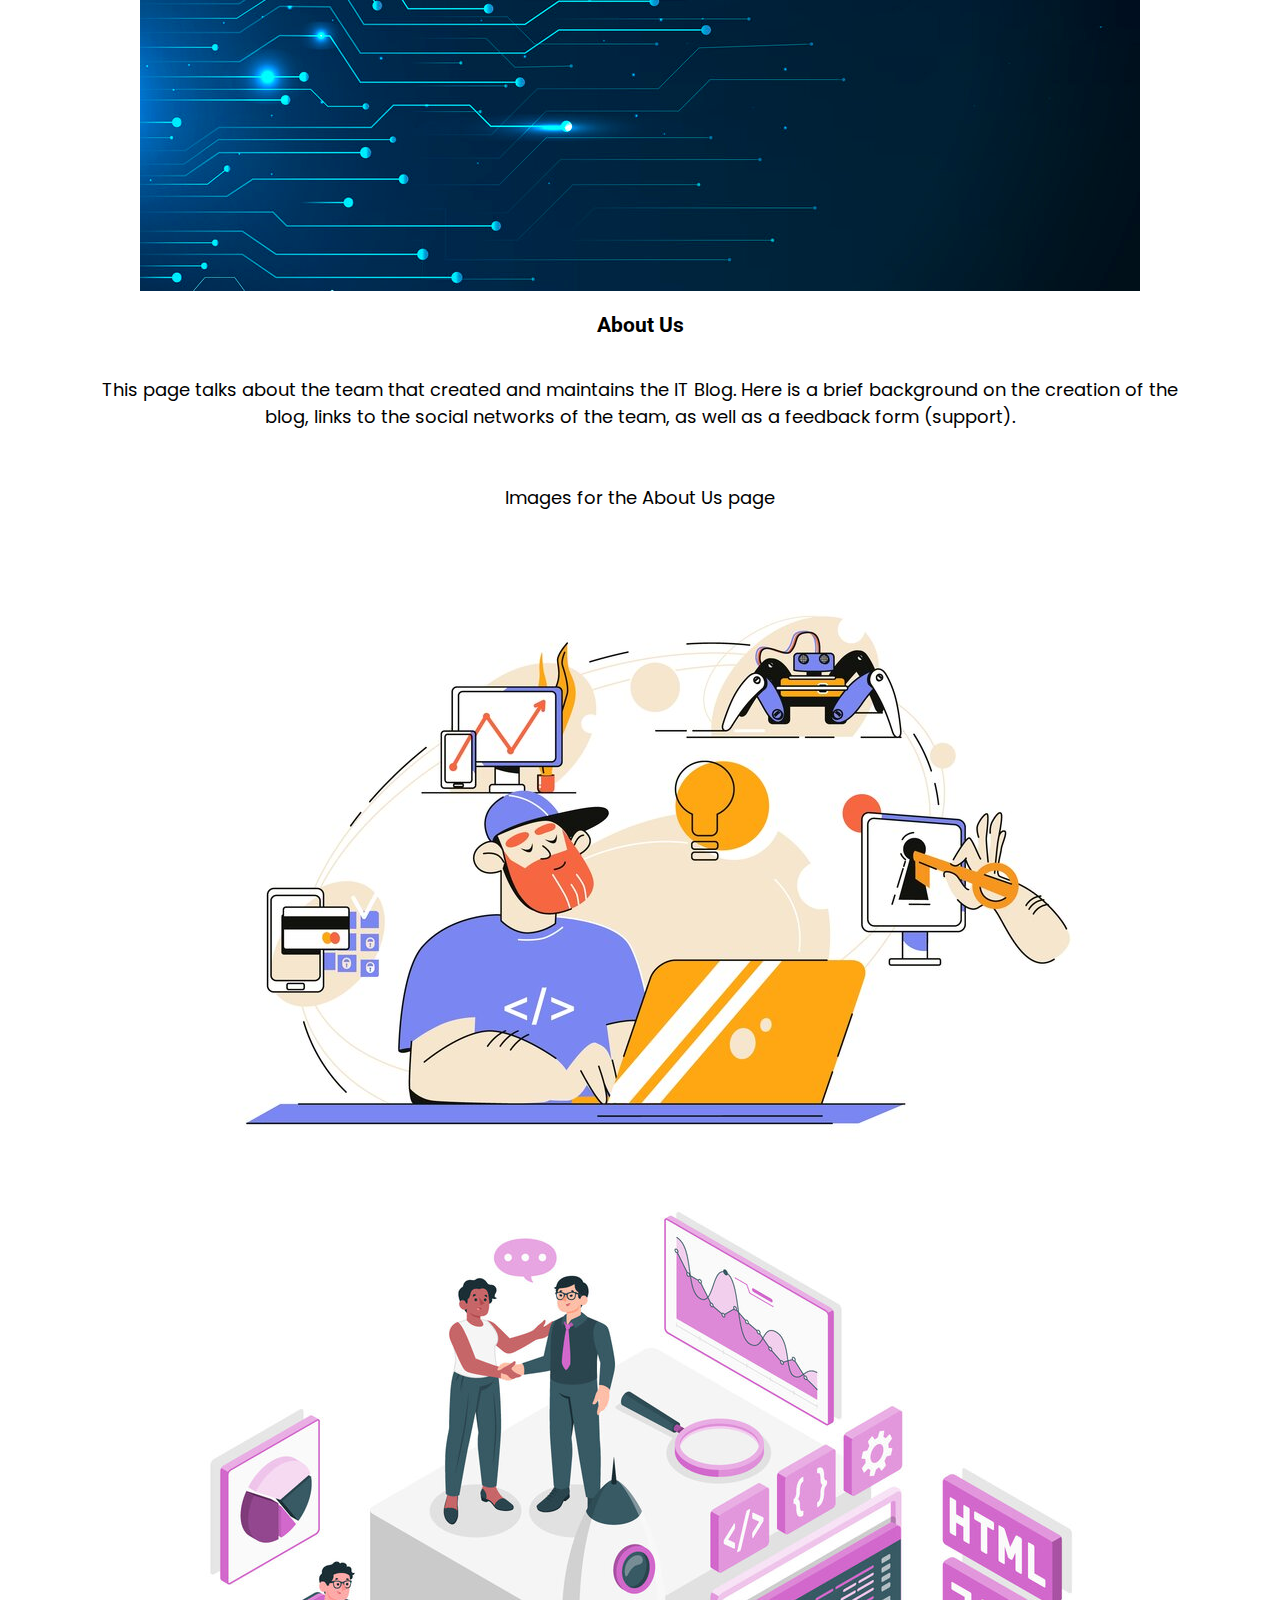
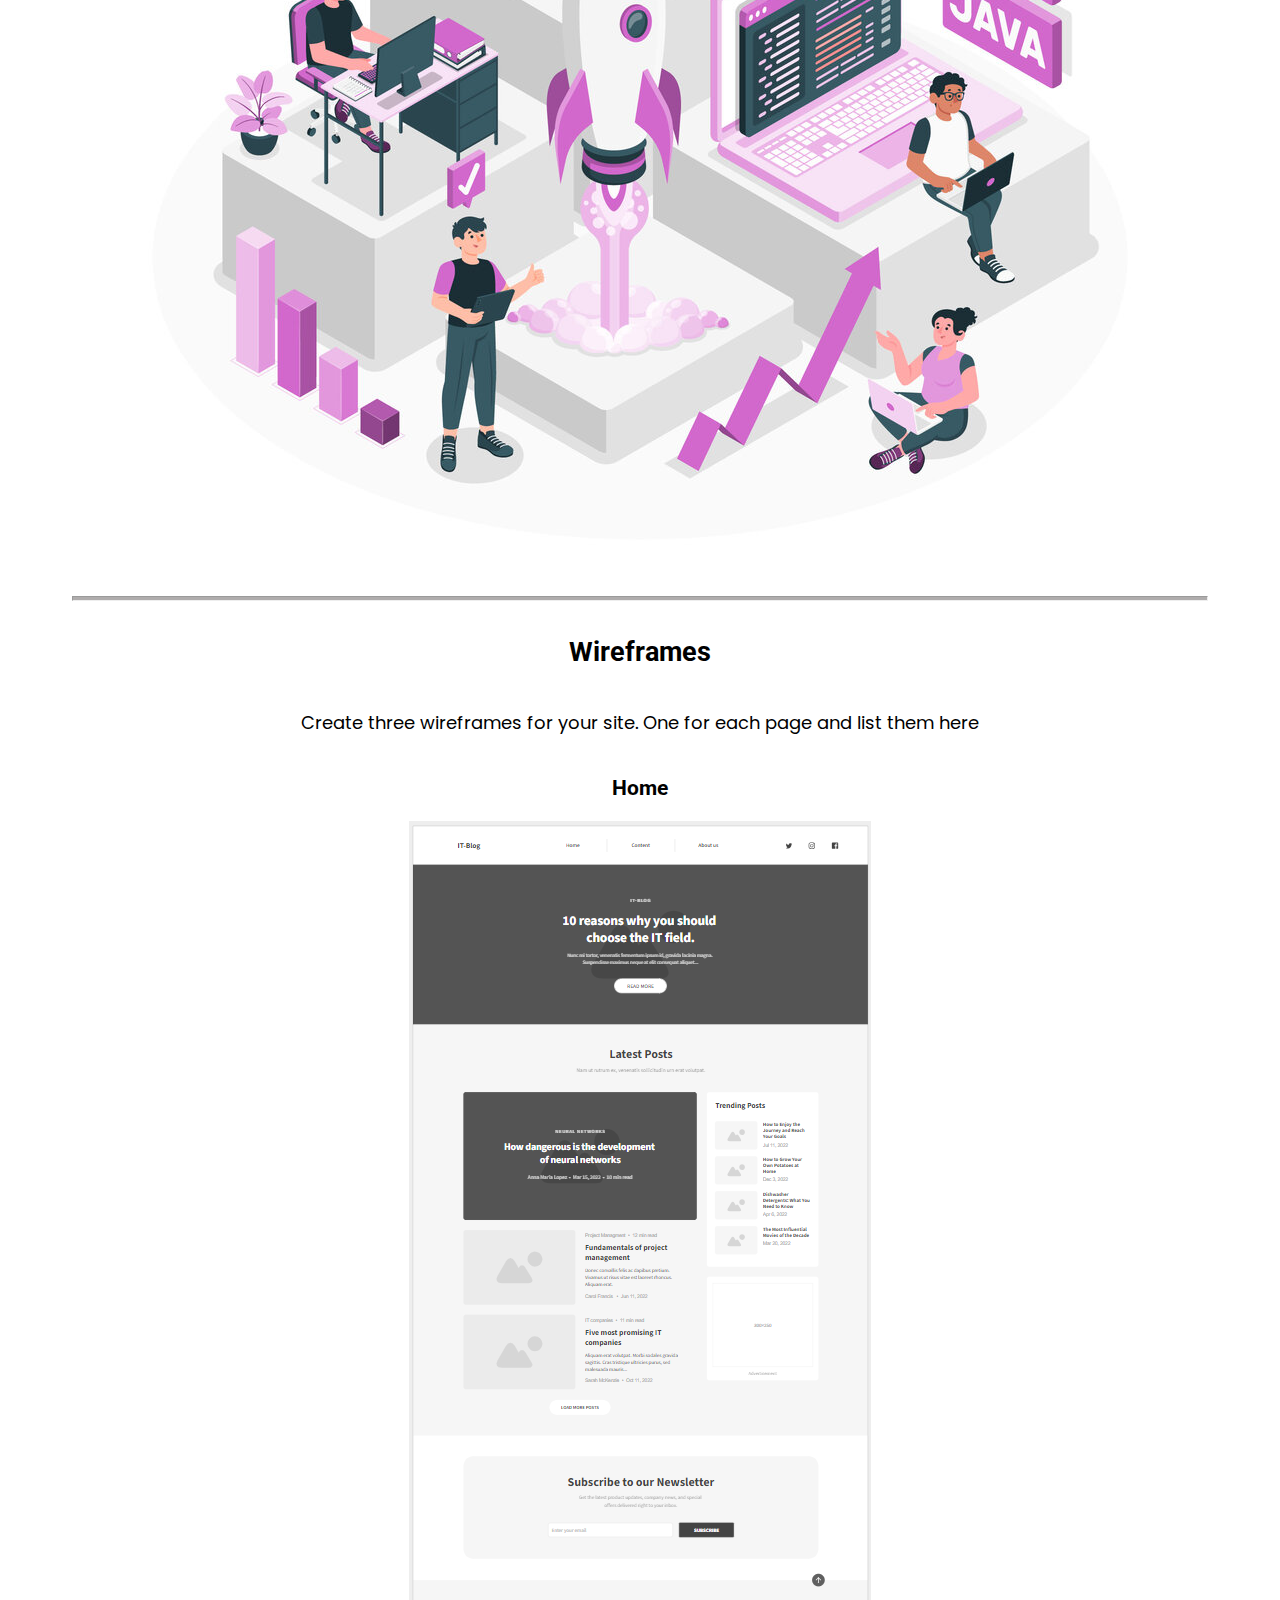
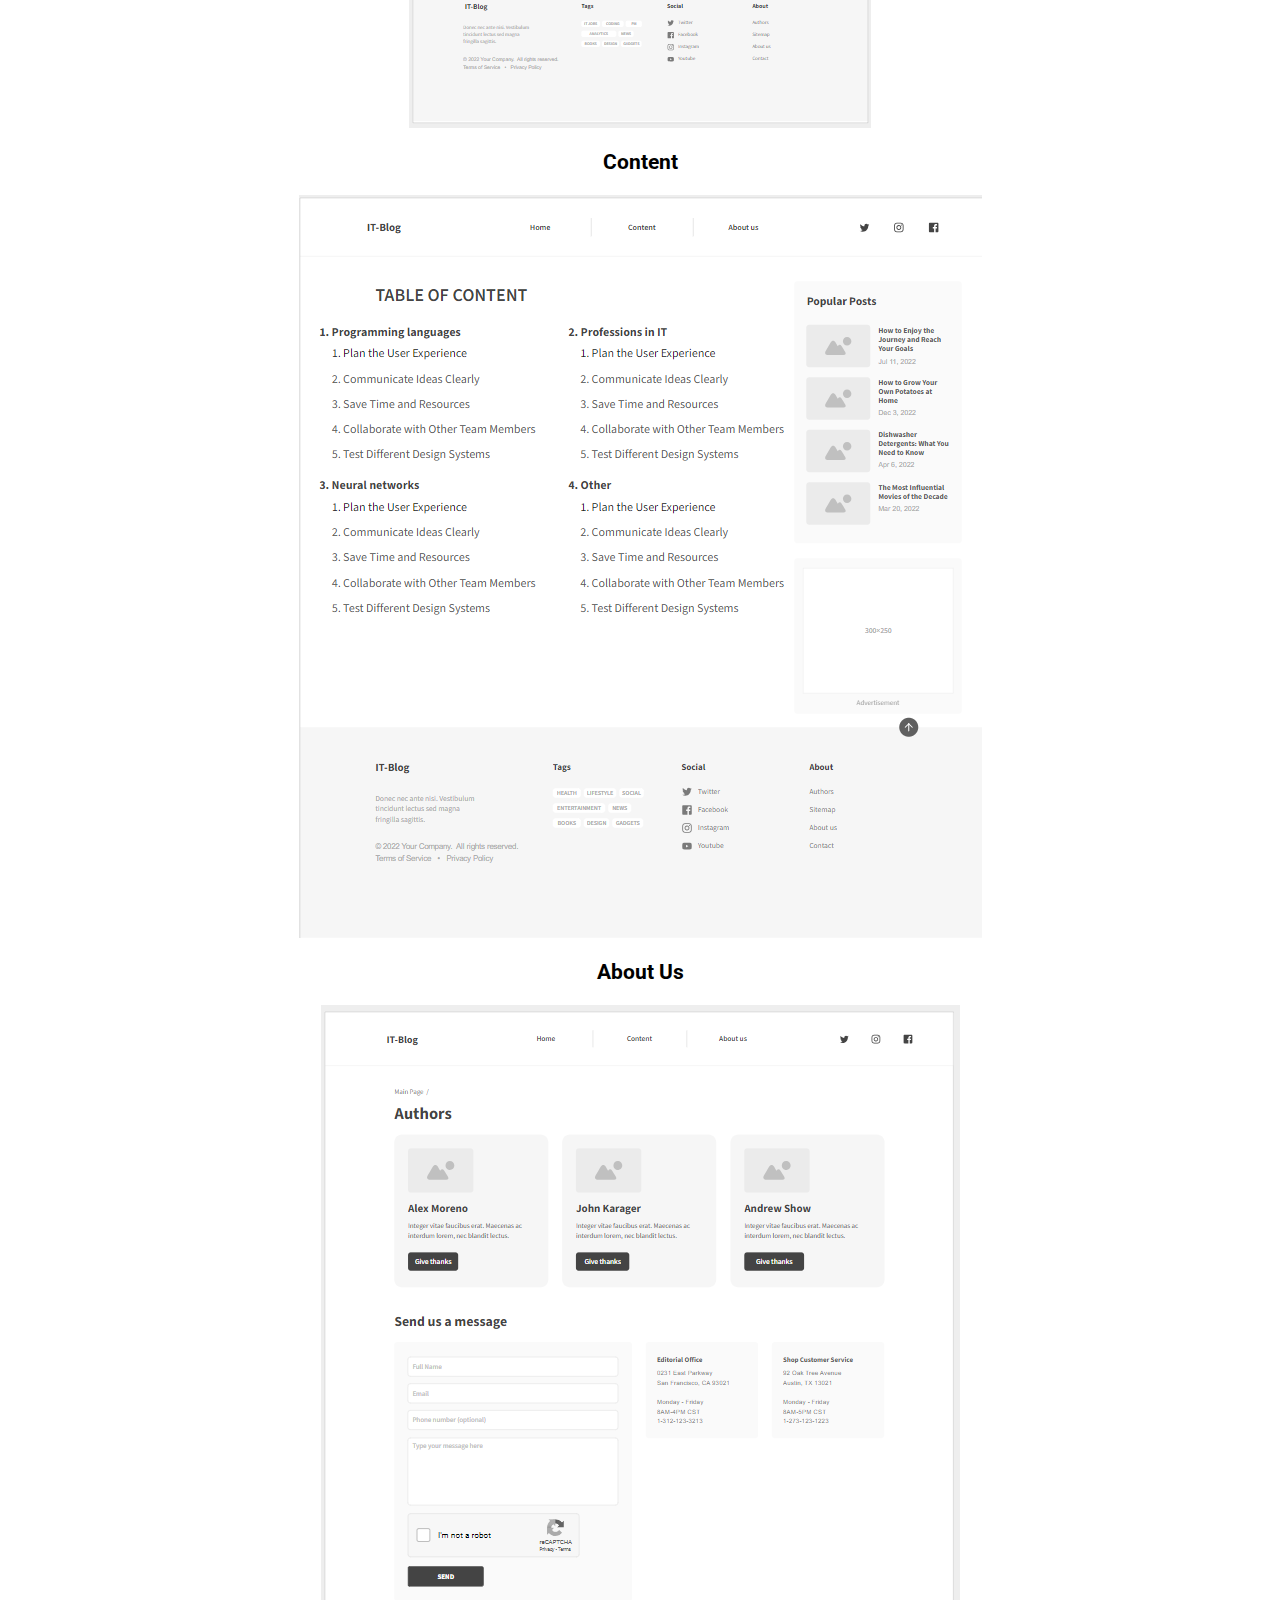
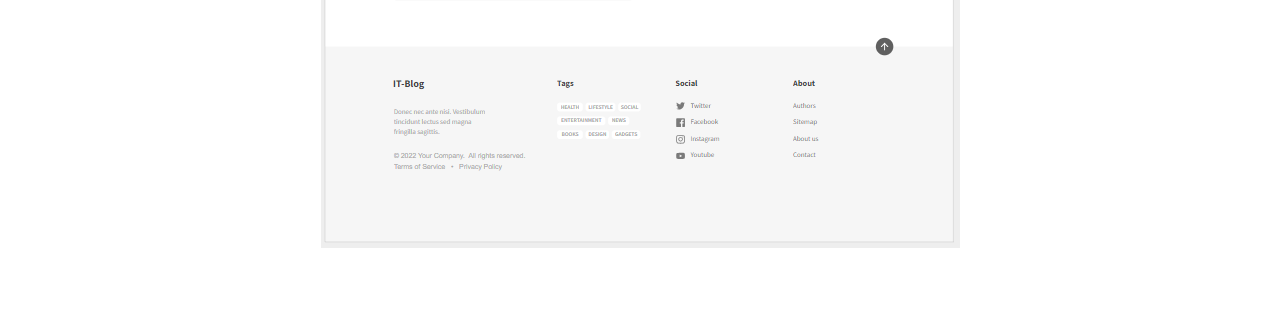
<file: it_blog/site-plan.html>
<!DOCTYPE html>
<html lang="en-us">
    
  <head>
    <meta charset="utf-8">
    <title>Site Plan</title>
    <link type="text/css" rel="stylesheet" href="styles/site-plan.css">
  </head>

  <body>
    <header>
      <h1>IT Blog Site Plan</h1>
      <h2>Valery Statov</h2>
      <h2>WDD 130-1</h2>
      <!-- In the header above, add the name or your site, your name and class number. For example if you are in section 3 you would put WDD 130.03 -->
    </header>
    <main>

      <!-- ------------------------Steps 2-3------------------------------ -->
      <hr>
      <h2>Overview</h2>
      <h3>Purpose</h3>
      <p>The purpose of this site is to tell people about the IT industry.</p>  <!-- change this -->


      <h3>Audience</h3>
      <p>The audience of this site is people who are interested in the IT field, who want to learn new technologies and who want to keep abreast of all new technological trends.</p>  <!-- change this -->

      <hr>
      <h2>Branding</h2>
      <h3>Website Logo</h3>
      <!-- Replace this with some sort of logo for your site.  A logo can be as simple as the name of your site in a nice font :) -->
      <img src="./images/logo.jpg" alt="Logo image">
      <hr>
      <h2>
        Style Guide
      </h2>

      <!-- ------------------------Steps 4-8------------------------------ -->

      <h3>
        Color Palette
      </h3>
      <!--  The colors you choose for a website are one of the most important decisions you will make. Follow the instructions on the activity in iLearn then return and replace the color codes below with the hex color codes (the 6 digit numbers that show at the bottom of each color) for the colors you have chosen below.  You should have at least 2 colors but do not have to fill in all 4 if you do not need them.  -->

      <!-- Copy and paste the URL to your finished palette below Make sure to paste it into both spots -->
      Palette URL: <a href="https://coolors.co/e63946-f1faee-a8dadc-457b9d-1d3557" target="_blank">https://coolors.co/e63946-f1faee-a8dadc-457b9d-1d3557</a>


      <table class="colors">
        <tr><th>Primary</th><th>Secondary</th><th>Accent 1</th><th>Accent 2</th></tr>
        <!-- Replace the numbers in the boxes below with your hex color codes. Then switch to the site-plan.css file and change your colors there as well. -->
        <tr><td class="primary">[#ffffff]</td><td class="secondary">[#f1eeee]</td><td class="accent1">[#afacac]</td><td class="accent2">[#000000]</td></tr>
      </table>

      <!-- ------------------------Step 9------------------------------ -->

      <h3>
        Typography
      </h3>
      <!-- Choose a font for your paragraphs (body copy) and headlines. What font(s) have you chosen? Why did you choose what you did?  Make sure to review the list of web safe fonts at W3Schools.org as a starting point.  Think also about which of your colors above you might use for background and font colors. -->

      <h4>
        Heading Font: Poppins  <!-- change this -->
      </h4>
      <h4>
        Paragraph Font: Roboto  <!-- change this -->
      </h4>
      <h3>
        Normal paragraph example
      </h3>
      <p>
        Lorem ipsum dolor sit amet, consectetur adipiscing elit, sed do eiusmod tempor incididunt ut labore et dolore magna aliqua. Ut enim ad minim veniam, quis nostrud exercitation ullamco laboris nisi ut aliquip ex ea commodo consequat. Duis aute irure dolor in reprehenderit in voluptate velit esse cillum dolore eu fugiat nulla pariatur. Excepteur sint occaecat cupidatat non proident, sunt in culpa qui officia deserunt mollit anim id est laborum.
      </p>
      <h3>
        Colored paragraph example
      </h3>
      <p class="colored">
        Lorem ipsum dolor sit amet, consectetur adipiscing elit, sed do eiusmod tempor incididunt ut labore et dolore magna aliqua. Ut enim ad minim veniam, quis nostrud exercitation ullamco laboris nisi ut aliquip ex ea commodo consequat. 
      </p>

      <!-- ------------------------Step 10------------------------------ -->

      <h3>
        Navigation
      </h3>
      <!-- Think about how you want your navigation bar to look. In the site-plan.css file change the colors to your colors to get the look you desire. --> 
      <nav>
        <a href="#">Home</a>
        <a href="#">Content</a>
        <a href="#">About Us</a>
      </nav>
      <hr>
      <h2>
        Site Map
      </h2>
      <div class="sitemap">
        <div class="sm-home">
          Home
        </div>
        <div class="sm-page2">
          Content <!-- change this -->
        </div>
        <div class="sm-page3">
          About Us  <!-- change this -->
        </div>

        <div class="top">
          &nbsp;
        </div>
        <div class="left">
          &nbsp;
        </div>
        <div class="right">
          &nbsp;
        </div>

      </div>

      <!-- --------Content Section -------------- -->
      <hr>
      <h2>
        Content
      </h2>
      <h3>Home page</h3>
      <p>
        On this site you can find the latest news about the IT sector and modern technologies.<br>Here we talk about programming languages, neural networks, professions in IT, new trends in IT, the latest high-tech inventions and much more.<br>All articles on the site are sorted by newness. In the right side menu you can find the most popular articles.<br>Each article card contains: the name of the author of the article, date of publication of the article, the main title of the article, the first few sentences from the article, "Read Full" button.<br>At the bottom of the page is pagination (if there are more articles than necessary) and a footer, in which the navigation menu and links to social networks are duplicated.
      </p>
      <p>Images for the Home page</p>
        <img src="./images/hp-plan.jpg" alt="image for homepage">
        <img src="./images/hp-plan-2.jpg" alt="image for homepage">

      </ul>
      <h3>Content</h3>
      <p>
        This page contains links to all articles, divided into categories, so that it is easier for the user to search for the material of interest to him.<br>All content looks like unordered lists, the names of which are categories.
      </p>
      <p>Images for the Content page</p>
        <img src="./images/c-plan.jpg" alt="image for page">
        <img src="./images/c-plan-2.jpg" alt="image for page">

      </ul>
      <h3>About Us</h3>
      <p>
        This page talks about the team that created and maintains the IT Blog. Here is a brief background on the creation of the blog, links to the social networks of the team, as well as a feedback form (support).
      </p>
      <p>Images for the About Us page</p>
        <img src="./images/a-plan.jpg" alt="image for page3">
        <img src="./images/a-plan-2.jpg" alt="image for page3">

      </ul>
      <hr>
      <h2>
        Wireframes
      </h2>
      <p>
        Create three wireframes for your site. One for each page and list them here</p>

      <h3>Home</h3>
      <img src="./images/home-page-frame.png" alt="home page wireframe">

      <h3>Content</h3>
      <img src="./images/content-frame.png" alt="page 2 wireframe">

      <h3>About Us</h3>
      <img src="./images/about-us.png" alt="page 3 wireframe">
    </main>
  </body>

</html>
</file>
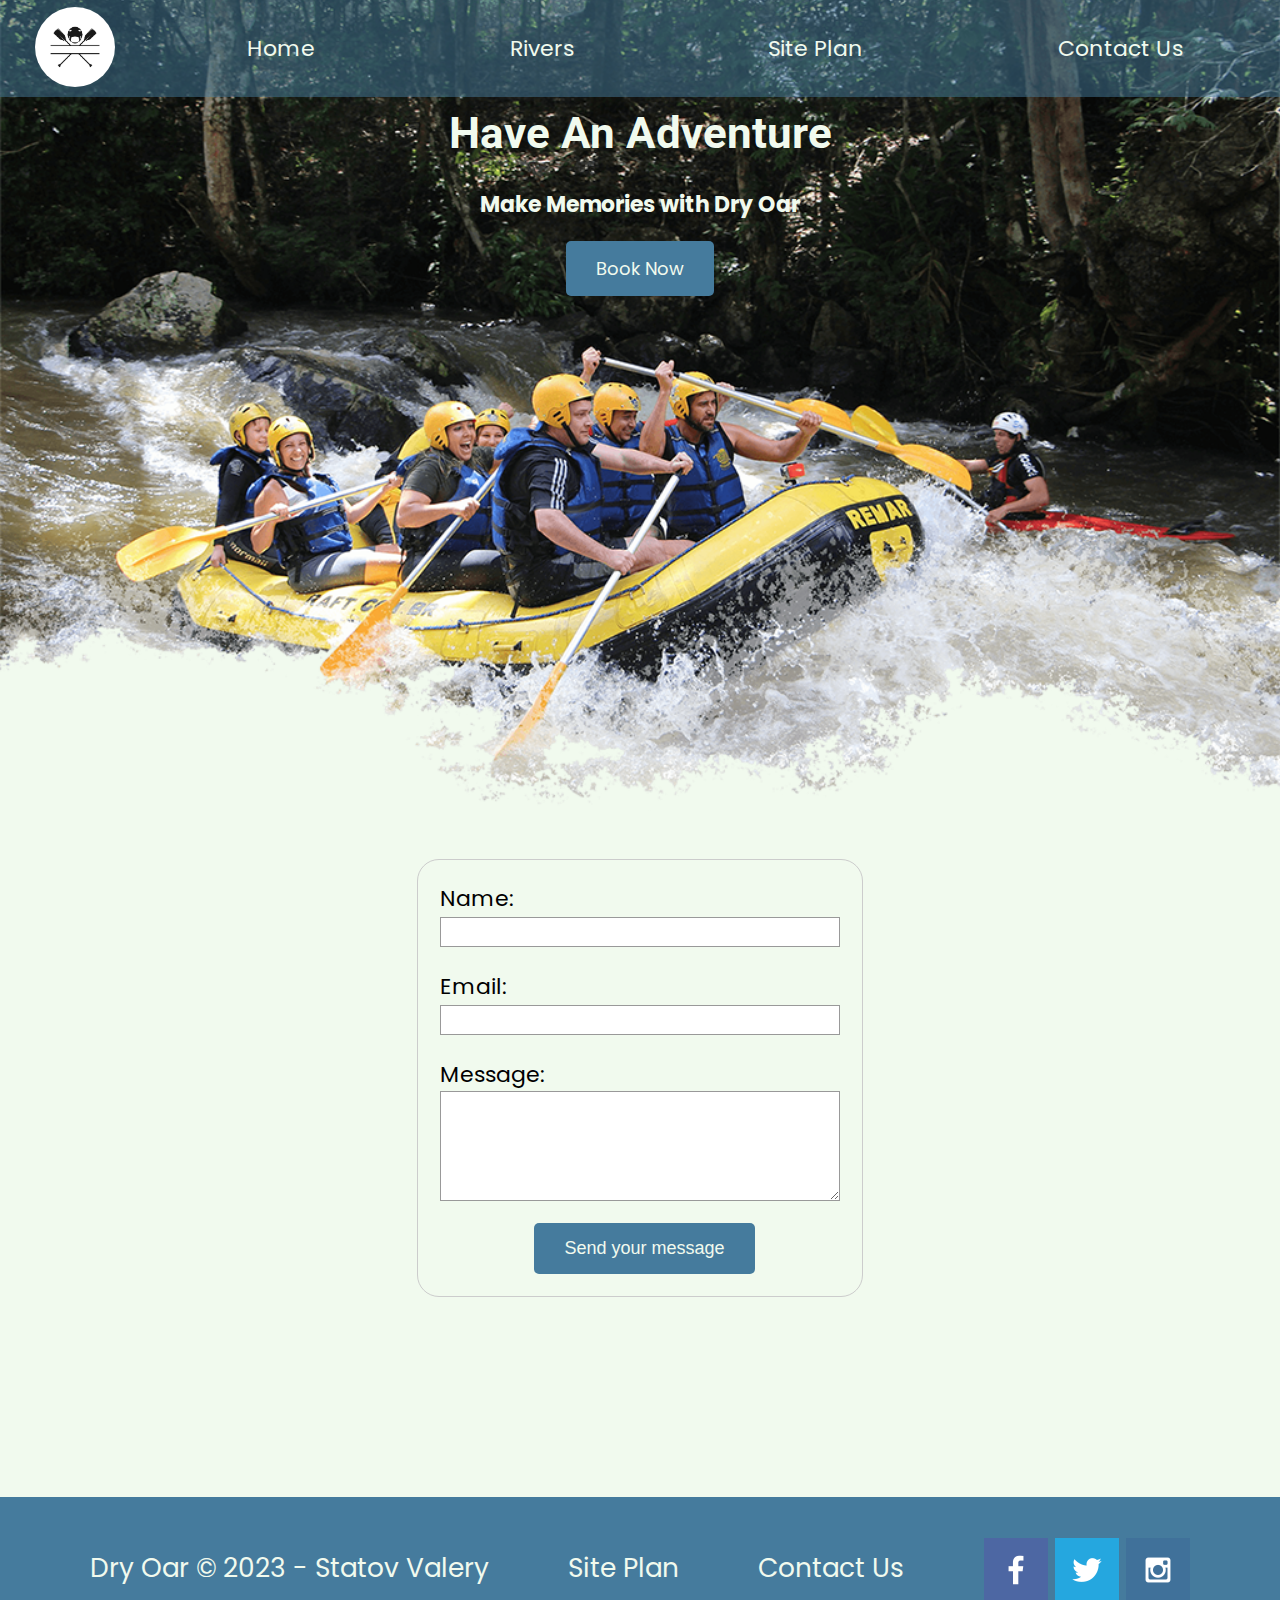
<file: wwr/contactus.html>
<!DOCTYPE html>
<html lang="en">
<head>
    <meta charset="UTF-8">
    <meta http-equiv="X-UA-Compatible" content="IE=edge">
    <meta name="viewport" content="width=device-width, initial-scale=1.0">
    <title>Whitewater Rafting Vacations | Dry Oar Boating | Contact us</title>
    <link rel="stylesheet" href="./styles/style.css">
</head>
<body>
    <div id="content">
        <header>
            <a id="logo_link" href="index.html">
                <img class="logo" src="images/rafting-logo.jpg" width="100" alt="Dry Oar Logo">
            </a>
            <nav>
                <a href="index.html">Home</a>
                <a href="rivers.html">Rivers</a>
                <a href="site-plan-rafting.html">Site Plan</a>
                <a href="contactus.html">Contact Us</a>
            </nav>
        </header>
        
        <div id="hero">
            <div id="hero-box">
                <img id="hero-img" src="images/hero.png" alt="People enjoying white water rafting">
            </div>
            <section id="hero-msg">
                <h1 class="home-title">Have An Adventure</h1>
                <h4>Make Memories with Dry Oar</h4>
                <div class="button-box">
                    <a class="book" href="contactus.html">Book Now</a>
                </div>
            </section>
        </div>
    
        <main class="home-grid">

            <div id="feedback"></div>

            <form action="/my-handling-form-page" method="post">
                <ul>
                  <li>
                    <label for="name">Name:</label>
                    <input type="text" id="name" name="user_name" />
                  </li>
                  <li>
                    <label for="mail">Email:</label>
                    <input type="email" id="mail" name="user_email" />
                  </li>
                  <li>
                    <label for="msg">Message:</label>
                    <textarea id="msg" name="user_message"></textarea>
                  </li>
                  <li class="button">
                    <button type="submit">Send your message</button>
                  </li>
                </ul>
              </form>
        </main>
    
        <footer>
            <p>Dry Oar &copy; 2023 - Statov Valery</p>
            <p><a href="site-plan-rafting.html">Site Plan</a></p>
            <p><a href="contactus.html">Contact Us</a></p>
            <div class="social">
                <a href="https://facebook.com" target="_blank">
                    <img src="images/facebook.png" alt="fb icon">
                </a>
                <a href="https://twitter.com" target="_blank">
                    <img src="images/twitter.png" alt="twitter icon">
                </a>
                <a href="https://instagram.com" target="_blank">
                    <img src="images/instagram.png" alt="instagram icon">
                </a>
            </div>
        </footer>
    </div>

    <script>
        // get the feedback div element so we can do something with it.
        const feedbackElement = document.getElementById('feedback');
        // get the form so we can read what was entered in it.
        const formElement = document.forms[0];
        // add a 'listener' to wait for a submission of our form. When that happens run the code below.
        formElement.addEventListener('submit', function(e) {
            // stop the form from doing the default action.
            e.preventDefault();
            // set the contents of our feedback element to a message letting the user know the form was submitted successfully. Notice that we pull the name that was entered in the form to personalize the message!
            feedbackElement.innerHTML = 'Hello '+ formElement.user_name.value +'! Thank you for your message. We will get back with you as soon as possible!';
            // make the feedback element visible.
            feedbackElement.style.display = "block";
            // add a class to move everything down so our message doesn't cover it.
            document.body.classList.toggle('moveDown');
        });
    </script>

</body>
</html>
</file>
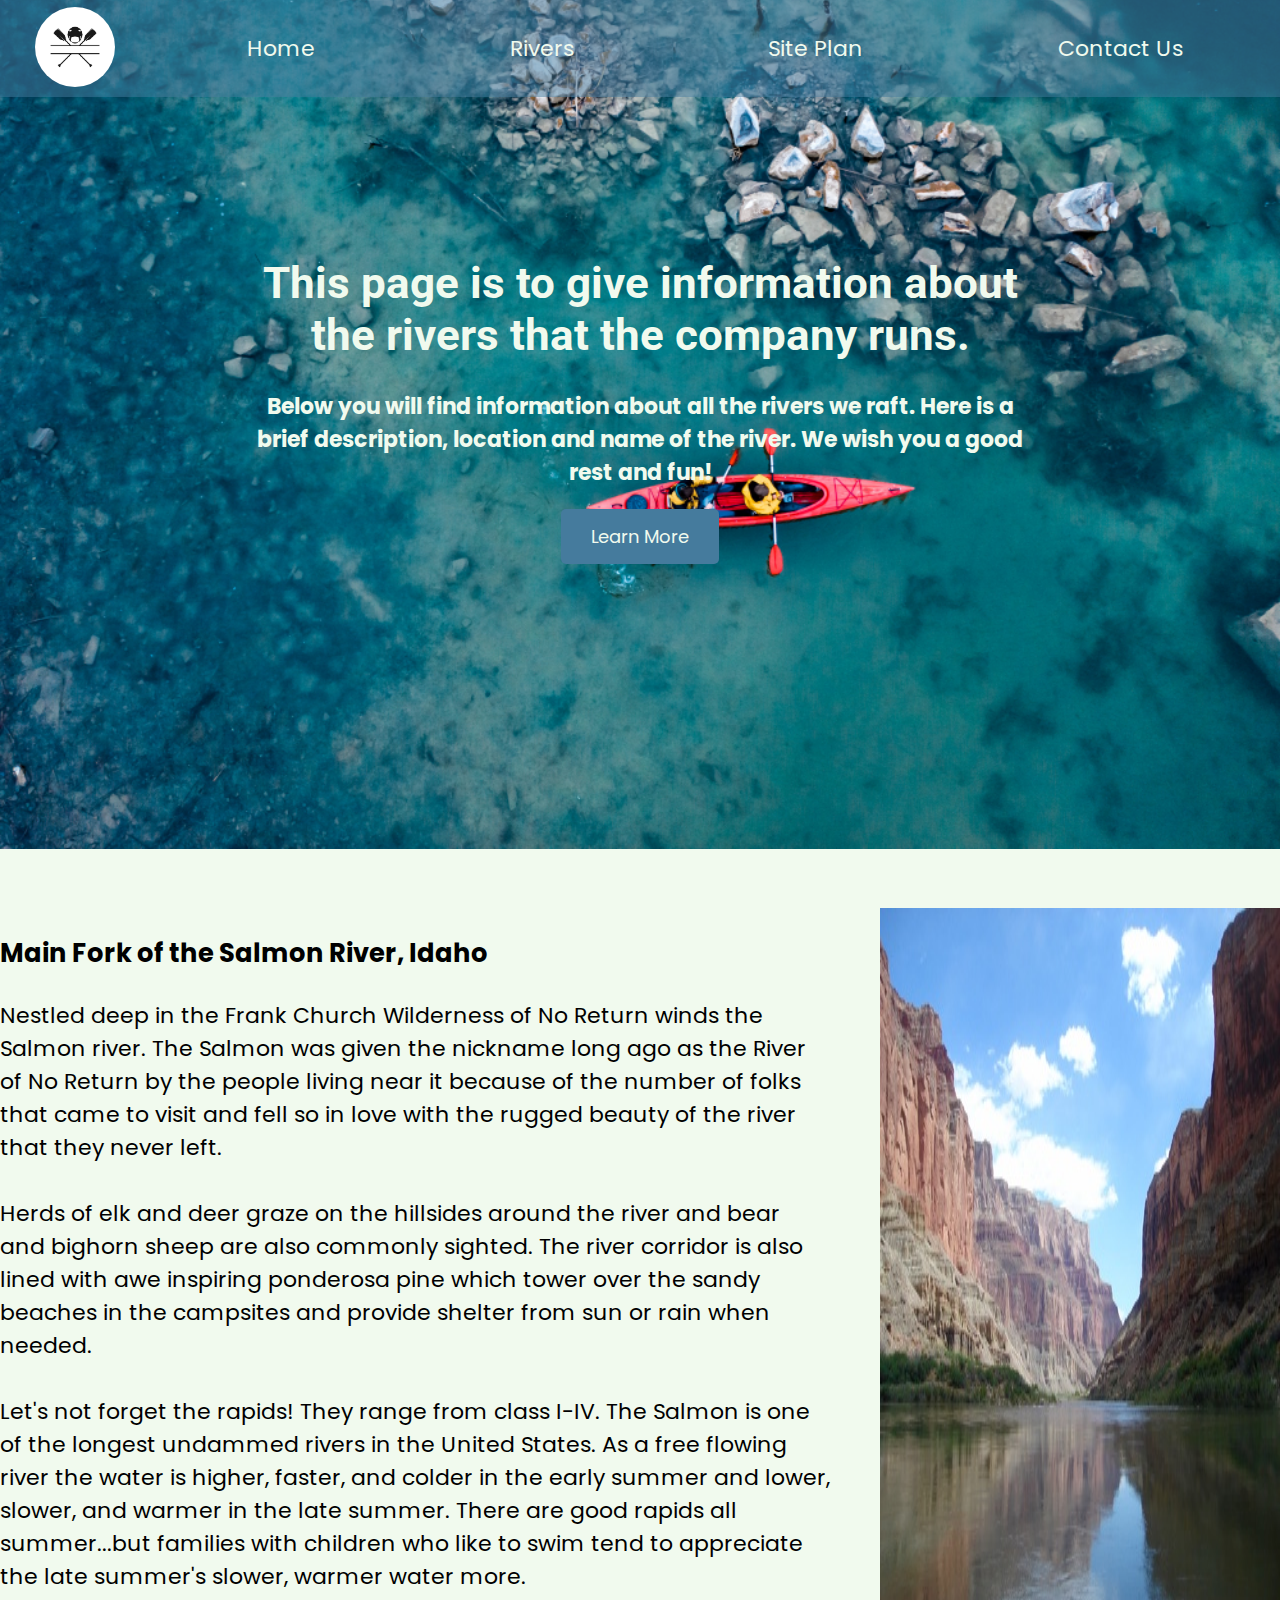
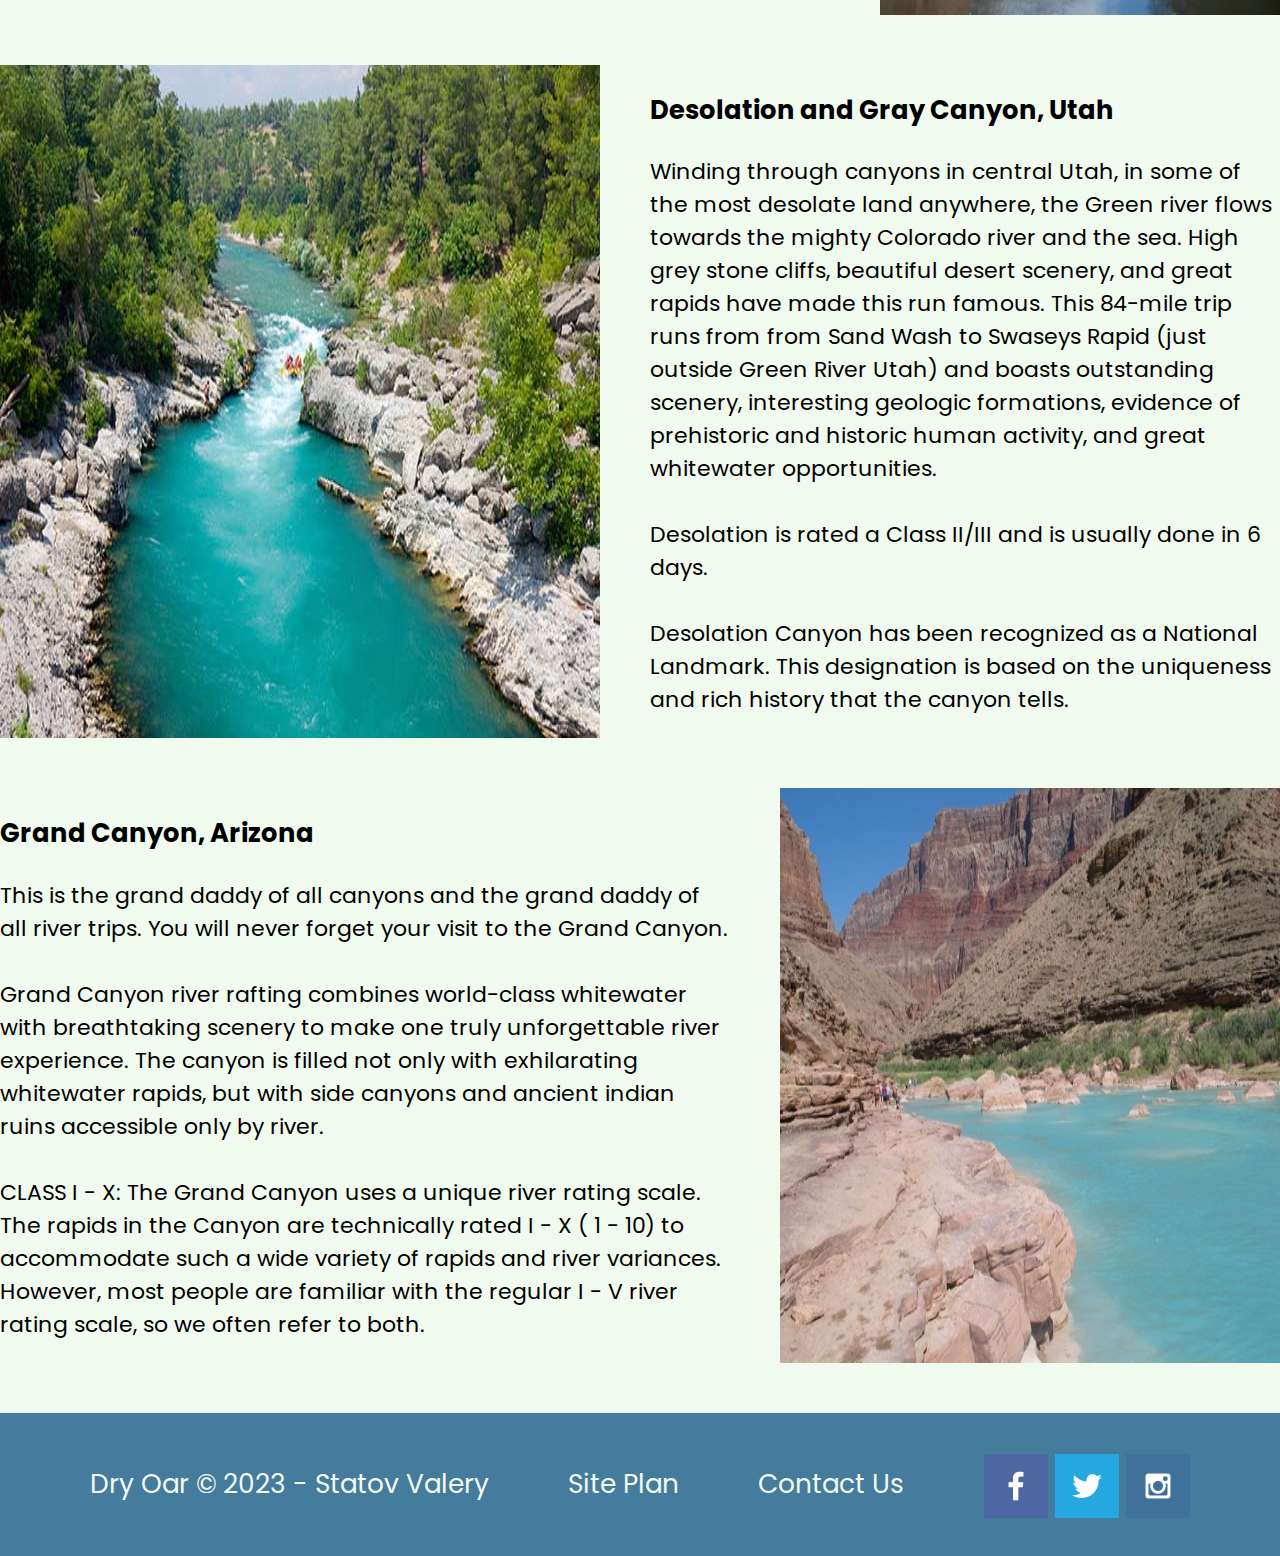
<file: wwr/rivers.html>
<!DOCTYPE html>
<html lang="en">
<head>
    <meta charset="UTF-8">
    <meta http-equiv="X-UA-Compatible" content="IE=edge">
    <meta name="viewport" content="width=device-width, initial-scale=1.0">
    <title>Whitewater Rafting Vacations | Dry Oar Boating | Home</title>
    <link rel="stylesheet" href="./styles/style.css">
</head>
<body>
    <div id="content">
        <header>
            <a id="logo_link" href="index.html">
                <img class="logo" src="images/rafting-logo.jpg" width="100" alt="Dry Oar Logo">
            </a>
            <nav>
                <a href="index.html">Home</a>
                <a href="rivers.html">Rivers</a>
                <a href="site-plan-rafting.html">Site Plan</a>
                <a href="contactus.html">Contact Us</a>
            </nav>
        </header>

        <div id="hero">
            <div id="hero-box">
                <img id="hero-img" src="images/rivers_hero.jpg" alt="People enjoying white water rafting">
            </div>
            <section id="rivers-hero-msg">
                <h1 class="home-title">This page is to give information about the rivers that the company runs.</h1>
                <h4>Below you will find information about all the rivers we raft. Here is a brief description, location and name of the river. We wish you a good rest and fun!</h4>
                <div class="button-box">
                    <a class="book" href="#section-info">Learn More</a>
                </div>
            </section>
        </div>

        <main>
            <section id="section-info" class="rivers-info">
                <div class="river-item">
                    <div class="rivers-text">
                        <h3>Main Fork of the Salmon River, Idaho</h3>
                        <p>Nestled deep in the Frank Church Wilderness of No Return winds the Salmon river. The Salmon was given the nickname long ago as the River of No Return by the people living near it because of the number of folks that came to visit and fell so in love with the rugged beauty of the river that they never left.<br><br>Herds of elk and deer graze on the hillsides around the river and bear and bighorn sheep are also commonly sighted. The river corridor is also lined with awe inspiring ponderosa pine which tower over the sandy beaches in the campsites and provide shelter from sun or rain when needed.<br><br>Let's not forget the rapids! They range from class I-IV. The Salmon is one of the longest undammed rivers in the United States. As a free flowing river the water is higher, faster, and colder in the early summer and lower, slower, and warmer in the late summer. There are good rapids all summer...but families with children who like to swim tend to appreciate the late summer's slower, warmer water more.</p>
                    </div>
                    <img class="rivers-img" src="./images/idaho-river.jpg" alt="River photo">
                </div>

                <div class="river-item">
                    <img class="rivers-img" src="./images/utah_river.jpg" alt="River photo">
                    <div class="rivers-text">
                        <h3>Desolation and Gray Canyon, Utah</h3>
                        <p>Winding through canyons in central Utah, in some of the most desolate land anywhere, the Green river flows towards the mighty Colorado river and the sea. High grey stone cliffs, beautiful desert scenery, and great rapids have made this run famous. This 84-mile trip runs from from Sand Wash to Swaseys Rapid (just outside Green River Utah) and boasts outstanding scenery, interesting geologic formations, evidence of prehistoric and historic human activity, and great whitewater opportunities.<br><br>Desolation is rated a Class II/III and is usually done in 6 days.<br><br>Desolation Canyon has been recognized as a National Landmark.  This designation is based on the uniqueness and rich history that the canyon tells.</p>
                    </div>
                </div>

                <div class="river-item">
                    <div class="rivers-text">
                        <h3>Grand Canyon, Arizona</h3>
                        <p>This is the grand daddy of all canyons and the grand daddy of all river trips. You will never forget your visit to the Grand Canyon.<br><br>Grand Canyon river rafting combines world-class whitewater with breathtaking scenery to make one truly unforgettable river experience. The canyon is filled not only with exhilarating whitewater rapids, but with side canyons and ancient indian ruins accessible only by river.<br><br>CLASS I - X: The Grand Canyon uses a unique river rating scale. The rapids in the Canyon are technically rated I - X ( 1 - 10) to accommodate such a wide variety of rapids and river variances. However, most people are familiar with the regular I - V river rating scale, so we often refer to both.</p>
                    </div>
                    <img class="rivers-img" src="./images/arizona-river.jpg" alt="River photo">
                </div>
            </section>
        </main>

        <footer class="footer">
            <p>Dry Oar &copy; 2023 - Statov Valery</p>
            <p><a href="site-plan-rafting.html">Site Plan</a></p>
            <p><a href="contactus.html">Contact Us</a></p>
            <div class="social">
                <a href="https://facebook.com" target="_blank">
                    <img src="images/facebook.png" alt="fb icon">
                </a>
                <a href="https://twitter.com" target="_blank">
                    <img src="images/twitter.png" alt="twitter icon">
                </a>
                <a href="https://instagram.com" target="_blank">
                    <img src="images/instagram.png" alt="instagram icon">
                </a>
            </div>
        </footer>
    </div>
</body>
</html>
</file>
<file: it_blog/styles/style.css>
@import url('https://fonts.googleapis.com/css2?family=Poppins:wght@300;400;700&family=Roboto:wght@300;400;700&display=swap');

.container {
    margin: 0 auto;
    width: 1150px;
}

body {
    font-family: Roboto, Arial, Helvetica, sans-serif;
    margin: 0;
    padding: 0;
}

a {
    color: black;
    text-decoration: none;
}

h1, h2, h3, h4 {
    font-family: Poppins, Arial, Helvetica, sans-serif;
}

/* The side navigation menu */
.sidenav {
    height: 100%; /* 100% Full-height */
    width: 0; /* 0 width - change this with JavaScript */
    position: fixed; /* Stay in place */
    z-index: 1; /* Stay on top */
    top: 0; /* Stay at the top */
    left: 0;
    background-color: #111; /* Black*/
    overflow-x: hidden; /* Disable horizontal scroll */
    padding-top: 60px; /* Place content 60px from the top */
    transition: 0.5s; /* 0.5 second transition effect to slide in the sidenav */
  }
  
  /* The navigation menu links */
  .sidenav a {
    padding: 8px 8px 8px 32px;
    text-decoration: none;
    font-size: 25px;
    color: #818181;
    display: block;
    transition: 0.3s;
  }
  
  /* When you mouse over the navigation links, change their color */
  .sidenav a:hover {
    color: #f1f1f1;
  }
  
  /* Position and style the close button (top right corner) */
  .sidenav .closebtn {
    position: absolute;
    top: 0;
    right: 25px;
    font-size: 36px;
    margin-left: 50px;
  }
  
  /* Style page content - use this if you want to push the page content to the right when you open the side navigation */
  #main {
    transition: margin-left .5s;
    padding: 20px;
  }
  
  /* On smaller screens, where height is less than 450px, change the style of the sidenav (less padding and a smaller font size) */
  @media screen and (max-height: 450px) {
    .sidenav {padding-top: 15px;}
    .sidenav a {font-size: 18px;}
  }


/* ------------------- Header ------------------- */
header {
    height: 115px;
}

header .container {
    height: 100%;
    display: flex;
    justify-content: space-between;
    align-items: center;
}

.logo {
    display: flex;
    align-items: center;
}

.logo a img {
    width: 100px;
}

.logo span {
    font-size: 22pt;
}


header nav {
    display: flex;
    align-items: center;
}

header nav a {
    display: inline-block;
    text-decoration: none;
    text-align: center;
    width: 203px;
    font-size: 16pt;
}

header nav a:not(:last-child) {
    border-right: solid 3px rgb(197, 192, 192);
}


header .socials a img {
    width: 35px;
    vertical-align: middle;
}

header .socials a:not(:last-child) {
    padding-right: 20px;
}


/* ------------------- Hero ------------------- */
.hero {
    height: 480px;
    text-align: center;
    background-image: url(../images/hero.jpg);
}

.hero h1 {
    font-size: 14pt;
    font-weight: normal;
    padding-top: 95px;
    margin: 0;
}

.hero h2 {
    padding-top: 5px;
    font-size: 25pt;
}

.hero p {
    font-size: 13pt;
}

.hero button {
    margin-top: 15px;
    font-size: 15px;
    height: 35px;
    width: 120px;
    border: 0;
    border-radius: 25px;
    cursor: pointer;
}


/* ------------------- Posts ------------------- */
.posts {
    padding-bottom: 40px;
}

.flex {
    display: flex;
    gap: 55px;
}

.heading {
    margin-top: 60px;
    margin-bottom: 0;
    text-align: center;
    font-size: 25pt;
}

.heading-text {
    text-align: center;
    font-size: 13pt;
}

.main-posts {
    width: 700px;
    text-align: center;
}

.main-post {
    display: flex;
    flex-direction: column;
    justify-content: center;
    margin-top: 40px;
    height: 385px;
    text-align: center;
    border-radius: 10px;
    background-image: url(../images/nn.jpg);
}

.main-post h3 {
    font-size: 12pt;
    font-weight: normal;
}

.second-post {
    display: flex;
    margin-top: 30px;
    gap: 30px;
}

.second-post a img {
    border-radius: 10px;
    width: 335px;
}

.second-post .post-text {
    text-align: left;
}

.second-post .post-text h3 {
    margin-top: 20px;
    font-size: 17pt;
    text-align: left;
}

.third-post {
    display: flex;
    margin-top: 30px;
    gap: 30px;
}

.third-post a img {
    border-radius: 10px;
    width: 335px;
}

.third-post .post-text {
    text-align: left;
}

.third-post .post-text h3 {
    margin-top: 20px;
    font-size: 17pt;
    text-align: left;
}

.main-posts button {
    margin-top: 30px;
    font-size: 15px;
    height: 35px;
    width: 200px;
    border: 0;
    border-radius: 25px;
    cursor: pointer;
}


aside {
    margin-top: 40px;
    width: 335px;
    height: 800px;
    padding: 25px;
    background-color: #f1eeee;
    border-radius: 10px;
}

.aside-posts h3 {
    font-size: 17pt;
    margin: 0 0 25px 0;
}

.aside-post {
    display: flex;
    gap: 15px;
}

.aside-post {
    margin-bottom: 20px;
    padding: 10px;
    background-color: white;
    border-radius: 10px;
}

.aside-post a img {
    border-radius: 5px;
    width: 125px;
}

.aside-post .post-text p:not(:last-child) {
    margin: 0;
    margin-top: 5px;
    font-size: 10pt;
    text-align: left;
    font-weight: bold;
}

.aside-post .post-text p:not(:first-child) {
    font-size: 10pt;
}

.adv {
    padding: 18px;
    background-color: white;
    border-radius: 7px;
}

.adv a img {
    border-radius: 7px;
    width: 300px;
}


/* ------------------- Subscribe ------------------- */
.sub-content {
    background-color: #f1eeee;
    margin: 30px 0;
    margin-bottom: 50px;
    padding: 40px 0;
    text-align: center;
    border-radius: 30px;
}

.sub-content h3 {
    margin: 0;
    font-size: 25pt;
}

.sub-content p {
    font-size: 15pt;
    line-height: 30px;
    margin: 25px 0;
}

form input {
    padding: 5px 10px;
    height: 25px;
    width: 300px;
    border: solid 2px #afacac;
    border-radius: 20px;
}

form button {
    margin-left: 10px;
    font-size: 15px;
    height: 35px;
    width: 115px;
    border: 0;
    border-radius: 25px;
    cursor: pointer;
    background-color: white;
}


/* ------------------- Footer ------------------- */
footer {
    padding-top: 30px;
    padding-bottom: 50px;
    background-color: #f8f5f5;
}

footer .container {
    display: flex;
    justify-content: space-around;
}

.info a img {
    width: 60px;
}

.info a span {
    font-size: 15pt;
    font-weight: bold;
}

.info .logo {
    margin-bottom: 10px;
}

.names {
    display: block;
    margin-top: 8px;
    margin-bottom: 35px;
    font-weight: bold;
    font-size: 15pt;
}

.tags a {
    display: inline-block;
    padding: 5px;
    background-color: #e1dfdf;
    border-radius: 5px;
    margin-right: 10px;
    margin-bottom: 6px;
}

.soc {
    display: flex;
    flex-direction: column;
    gap: 10px;
}

.soc a {
    font-size: 15pt;
}

.cont {
    display: flex;
    flex-direction: column;
    gap: 10px;
}

.cont a {
    font-size: 15pt;
}




/* Page Content */
.content-grid {
    margin-top: 20px;
    margin-bottom: 40px;
}

.main-content {
    display: flex;
    justify-content: space-between;
}

.content h2 {
    text-align: center;
}

.table {
    display: flex;
    justify-content: space-between;
    flex-wrap: wrap;
}

.table-item {
    width: 382px;
}

.table-item p {
    font-weight: bold;
    font-size: 15pt;
}

.table-item ol li {
    font-size: 14pt;
}

.aside-content {
    margin-top: 0;
    height: 420px;
}

.aside-posts {
    width: 335px;
}

.footer-content {
    margin-top: 20px;
}




/* About us page */
.authors-cards {
    display: flex;
    gap: 30px;
}

.authors h4 {
    font-size: 20pt;
}

.author-post {
    padding: 30px;
    background-color: #f8f5f5;
    border-radius: 17px;
    width: 364px;
}

.author-post a img {
    width: 140px;
    height: 140px;
    border-radius: 70px;
}

.author-post .author {
    font-weight: bold;
    font-size: 15pt;
}

.author-post button {
    height: 35px;
    width: 115px;
    border: 0;
    border-radius: 25px;
    cursor: pointer;
    background-color: white;
}

.message {
    margin-top: 55px;
    margin-bottom: 55px;
}

.message h4 {
    font-size: 20pt;
}

.send-uam {
    margin-top: 30px;
    display: flex;
    justify-content: space-between;
}

.send-uam form {
    display: flex;
    flex-direction: column;
    gap: 20px;
    padding: 30px;
    border-radius: 20px;
    background-color: #f8f5f5;
}

.send-uam form textarea {
    padding: 5px 10px;
    height: 100px;
    width: 300px;
    border: solid 2px #afacac;
    border-radius: 15px;
}

.send-uam form button {
    height: 35px;
    width: 115px;
    border: 0;
    border-radius: 25px;
    cursor: pointer;
    background-color: white;
    margin: 0;
}

.send-uam .address-content {
    padding: 30px;
    border-radius: 20px;
    background-color: #f8f5f5;
}

.send-uam .address-content .main-address {
    font-weight: bold;
}
</file>
<file: wwr/styles/style.css>
@import url('https://fonts.googleapis.com/css2?family=Poppins:wght@300;400;700&family=Roboto:wght@300;400;700&display=swap');

#content {
    max-width: 1600px;
    margin: 0 auto;
}

nav a {
    text-align: center;
    color: #F1FAEE;
    text-decoration: none;
    padding: 32px;
}

#hero-msg h1, #hero-msg h4 {
    text-align: center;
    color: #F1FAEE;
}

.button-box {
    text-align: center;
}

main section {
    text-align: center;
}

main section img {
    box-sizing: border-box;
}

#background {
    height: 725px;
}

body {
    background-color: #F1FAEE;
    font-family: Poppins, Arial, Helvetica, sans-serif;
    font-size: 22px;
    margin: 0;
    padding: 0;
}

header {
    background-color: rgba(69, 123, 157, .5);
    display: grid;
    grid-template-columns: 150px auto;
}

nav {
    display: flex;
    justify-content: space-around;
}

nav a:hover {
    background-color: rgba(29, 53, 87, .8);
    color: #F1FAEE;
}

.book, .join {
    background-color: #457B9D;
    color: #F1FAEE;
    text-decoration: none;
    font-size: 18px;
    padding: 15px 30px;
    margin-top: 50px;
    border: 5px;
    border-radius: 5px;
}

.book:hover, .join:hover {
    background-color: #457B9D;
    color: #F1FAEE;
    border-radius: 5px;
}

#background {
    background-color: #457B9D;
}

.msg {
    background-color: #1D3557;
    line-height: 1.5em;
    padding: 35px;
    grid-column: 6/10;
    grid-row: 6/7;
    box-shadow: 5px 5px 10px #6f7364;
}

.msg h2, .msg p {
    color: #F1FAEE;
}

.msg p {
    font-size: 0.8em;
    padding-bottom: 15px;
}

footer {
    background-color: #457B9D;
    color: #F1FAEE;
    font-size: 1.2em;
    padding: 25px 50px;
    margin-top: 200px;
    display: flex;
    justify-content: space-around;
    align-items: center;
}

footer a, footer a:hover {
    color: #F1FAEE;
    text-decoration: none;
}

footer p a:hover {
    text-decoration: underline;
}

footer .social img {
    padding-top: 15px;
}

.home-title {
    color: #1D3557;
    font-size: 2em;
    margin-top: 10px;
}

.home-grid {
    display: grid;
    grid-template-columns: repeat(10, 1fr);
}

.card-img, .mountains {
    width: 100%;
}

.rivers-card {
    grid-column: 2/4;
    grid-row: 2/3;
}

.camping-card {
    grid-column: 5/7;
    grid-row: 2/3;
}

.rapids-card {
    grid-column: 8/10;
    grid-row: 2/3;
}

#background {
    grid-column: 1/11;
    grid-row: 4/9;
}

h4 {
    color: #1D3557;
}

h1, h2 {
    font-family: Roboto, Arial, Helvetica, sans-serif;
}

h2 {
    margin: 0;
}

.logo {
    width: 80px;
    border-radius: 100px;
}

.icon {
    width: 80px;
    padding-top: 10px;
}

#hero {
    display: grid;
    grid-template-columns: 1fr 3fr 1fr;
    margin-top: -100px; 
}

#hero-box {
    grid-column: 1/4;
    grid-row: 1/3;
    z-index: -1;
}

#hero-msg {
    grid-column: 2/3;
    grid-row: 1/2;
    margin-top: 100px;
}

#hero-img {
    width: 100%;
}

#logo_link {
    padding-top: 5px;
    justify-self: center;
    align-self: center;
}

.rivers-card, .camping-card, .rapids-card {
    margin: 200px 0;
}

.card-img {
    border: 10px solid #1D3557;
    transition: transform .5s;
    box-shadow: 5px 5px 10px #6f7364;
}

.card-img:hover {
    opacity: .6;
    transform: scale(1.1);
}

.mountains {
    grid-column: 2/7;
    grid-row: 5/8;
    box-shadow: 5px 5px 10px #6f7364;
}

/* Rivers page */

#rivers-hero-msg h1, #rivers-hero-msg h4 {
    text-align: center;
    color: #F1FAEE;
}

#rivers-hero-msg {
    grid-column: 2/3;
    grid-row: 1/2;
    margin-top: 250px;
}

.rivers-info {
    margin-top: 50px;
}

.river-item {
    display: flex;
    text-align: left;
    grid-gap:50px;
}

.river-item:not(:last-child) {
    margin-bottom: 50px;
}

.footer {
    margin-top: 50px;
}

main {
    position: relative;
}

#feedback {
    background-color: antiquewhite;
    position: absolute;
    top: 0;
    left: 0;
    right: 0;
    padding: .5em;
    /* make this element invisible until we are ready for it */
    display: none;      
}
.moveDown {
    margin-top: 3em;
}

form {
    /* Center the form on the page */
    grid-column: 2/10;
    margin: 0 auto;
    width: 400px;
    /* Form outline */
    padding: 1em;
    border: 1px solid #ccc;
    border-radius: 1em;
}
  
form ul {
    list-style: none;
    padding: 0;
    margin: 0;
}

form li + li {
    margin-top: 1em;
}

form label {
    /* Uniform size & alignment */
    display: inline-block;
    width: 90px;
}

form input,
textarea {
    /* To make sure that all text fields have the same font settings
        By default, textareas have a monospace font */
    font: 1em sans-serif;

    /* Uniform text field size */
    width: 100%;
    box-sizing: border-box;

    /* Match form field borders */
    border: 1px solid #999;
}

form input:focus,
textarea:focus {
    /* Additional highlight for focused elements */
    border-color: #000;
}

form textarea {
    /* Align multiline text fields with their labels */
    vertical-align: top;

    /* Provide space to type some text */
    height: 5em;
}

form .button {
    /* Align buttons with the text fields */
    /* padding-left: 90px; */
    text-align: center;
}

form button {
    /* This extra margin represent roughly the same space as the space
        between the labels and their text fields */
    margin-left: 0.5em;
    background-color: #457B9D;
    color: #F1FAEE;
    text-decoration: none;
    font-size: 18px;
    padding: 15px 30px;
    border: 5px;
    border-radius: 5px;
}

/* Style the Image Used to Trigger the Modal */
#myImg {
    border-radius: 5px;
    cursor: pointer;
    transition: 0.3s;
  }
  
  #myImg:hover {opacity: 0.7;}
  
  /* The Modal (background) */
  .modal {
    display: none; /* Hidden by default */
    position: fixed; /* Stay in place */
    z-index: 1; /* Sit on top */
    padding-top: 100px; /* Location of the box */
    left: 0;
    top: 0;
    width: 100%; /* Full width */
    height: 100%; /* Full height */
    overflow: auto; /* Enable scroll if needed */
    background-color: rgb(0,0,0); /* Fallback color */
    background-color: rgba(0,0,0,0.9); /* Black w/ opacity */
  }
  
  /* Modal Content (Image) */
  .modal-content {
    margin: auto;
    display: block;
    width: 80%;
    max-width: 700px;
  }
  
  /* Caption of Modal Image (Image Text) - Same Width as the Image */
  #caption {
    margin: auto;
    display: block;
    width: 80%;
    max-width: 700px;
    text-align: center;
    color: #ccc;
    padding: 10px 0;
    height: 150px;
  }
  
  /* Add Animation - Zoom in the Modal */
  .modal-content, #caption {
    animation-name: zoom;
    animation-duration: 0.6s;
  }
  
  @keyframes zoom {
    from {transform:scale(0)}
    to {transform:scale(1)}
  }
  
  /* The Close Button */
  .close {
    position: absolute;
    top: 15px;
    right: 35px;
    color: #f1f1f1;
    font-size: 40px;
    font-weight: bold;
    transition: 0.3s;
  }
  
  .close:hover,
  .close:focus {
    color: #bbb;
    text-decoration: none;
    cursor: pointer;
  }
  
  /* 100% Image Width on Smaller Screens */
  @media only screen and (max-width: 700px){
    .modal-content {
      width: 100%;
    }
  }




@media screen and (max-width: 900px) {
    #hero, .home-grid {
        display: block;
        height: auto;
    }
    nav, footer {
        flex-direction: column;
    }
    nav a {
        display: block;
        padding: 15px;
    }
    #hero {
        margin-top: 0;
    }
    #hero-msg {
        margin-top: 0;
    }
    #hero-msg h4 {
        display: none;
    }
    .home-title {
        font-size: 25px;
        color: #6f7364;
    }
    .rivers-card, .camping-card, .rapids-card { 
        margin: 50px auto;
        width: 60%;
    }
    #background {
        display: none;
    }
    .mountains, .msg {
        width: 80%;
        display: block;
        margin: 0 auto;
    }
    footer {
        margin-top: 25px;
    }
}
</file>
<file: positionstyles.css>
/* CSS - Name: "positionstyles.css" */
/* Activity 1 styles */
.content1 {
  /* This is the parent of the activity 1 boxes. */
  display: grid;
  grid-template-columns: repeat(2, 250px);
  justify-items: center;
  gap: 20px;
}
.red1 { 
  width: 100%; 
  height: 100px; 
  background-color: red; 
  grid-column: 1/3;
} 
.green1 {
  width: 200px; 
  height: 100px; 
  background-color: green; 

} 
.yellow1 {
  width: 200px; 
  height: 100px; 
  background-color: gold; 
} 
.blue1 {
  width: 100%; 
  height: 100px; 
  background-color: blue;
  grid-column: 1/3;
} 
/* Activity 2 styles */ 
.content2 {
  /* This is the parent of the activity 2 boxes. */
}
.red2 {
  width: 100px; 
  height: 100px; 
  background-color: red; 
} 
.green2 { 
  width: 100px; 
  height: 100px; 
  background-color: green; 
  margin-top: -50px;
  margin-left: 50px;
} 
.yellow2 {
  width: 100px; 
  height: 100px; 
  background-color: gold; 
  margin-top: -50px;
  margin-left: 100px;
} 
.blue2 {
  width: 100px; 
  height: 100px; 
  background-color: blue; 
  margin-top: -50px;
  margin-left: 150px;
} 
/* Activity 3 styles */ 
.content3 {
  /* This is the parent of the activity 3 boxes. */
  display: grid;
  grid-template-columns: repeat(2, 250px);
  column-gap: 50px;
}
.red3 {
  width: 100%; 
  height: 100px; 
  background-color: red; 
  grid-column: 1/3;
} 
.green3 {
  width: 100%; 
  height: 100px; 
  background-color: green;
} 
.yellow3 {
  width: 100%; 
  height: 100px; 
  background-color: gold; 
} 
.blue3 {
  width: 100%;
  height: 100px; 
  background-color: blue; 
  grid-column: 1/3;
} 
/* Activity 4 styles */ 
.content4 {
  /* This is the parent of the activity 4 boxes. */
  height: 400px;
  display: grid;
  grid-template-columns: repeat(2, 250px);
}
.red4 {
  width: 100%; 
  height: 100%; 
  background-color: red; 
  grid-row: 1/4;
} 
.green4 {
  width: 100%; 
  height: 100%; 
  background-color: green; 
} 
.yellow4 {
  width: 100%; 
  height: 100%; 
  background-color: gold; 
} 
.blue4 {
  width: 100%; 
  height: 100%; 
  background-color: blue; 
} 
/* Activity 5 styles */ 
.content5 {
  /* This is the parent of the activity 5 boxes. */
  height: 400px;
  width: 800px;
}
.red5 { 
  width: 100%; 
  height: 100px; 
  background-color: red; 
} 
.green5 { 
  width: 100px; 
  height: 100px; 
  background-color: green; 
  float: left;
} 
.yellow5 {
  width: 100%; 
  height: auto; 
  background-color: gold; 
} 
.blue5 {
  width: 100%; 
  height: 100px; 
  background-color: blue; 
} 
/* Activity 6 styles */ 
.content6 {
  /* This is the parent of the activity 6 boxes. */
  display: grid;
  grid-template-columns: repeat(6, 100px);
  grid-template-rows: repeat(6, 100px);
}
.red6 {
  width: 100%; 
  height: 100%; 
  background-color: red; 
  grid-column: 1/5;
  grid-row: 1/3;
} 
.green6 {
  width: 100%; 
  height: 100%; 
  background-color: green; 
  grid-column: 1/3;
  grid-row: 5/7;
  z-index: 1;
} 
.yellow6 {
  width: 100%; 
  height: 100%; 
  background-color: gold; 
  grid-column: 5/7;
  grid-row: 3/7;
  z-index: 1;
} 
.blue6 {
  width: 100%; 
  height: 100%; 
  background-color: blue; 
  grid-column: 2/6;
  grid-row: 2/6;
} 


/* Do not make any changes below here */
.activity {
  width: 70%; 
  margin: 20px auto; 
  font-family: Arial, sans-serif; 
  border: 1px solid black; 
  padding: 10px; 
  clear:both; 
  overflow: auto;
} 

.hint {
  border: 1px solid grey;
  background: #e0e0e0;
  padding: .5em;
  position: relative;
  margin: 1em 0;
}
.hint h3 {
  margin: 0;
}
.hint:hover {
  background: #d0d0d0;
}
.hint > div {
  display: none;
}

.hint input[type=checkbox] {
  position: absolute;
  width: 100%;
  height: 100%;
  opacity: 0;
  z-index: 1;
  cursor: pointer;
}

.hint input[type=checkbox]:checked ~ div {
  display: block;
}

.hint i {
  position: absolute;
  transform: translate(-6px, 0);
  margin-top: 16px;
  right: 10px;
  top: -3px;
}
.hint i:before, .hint i:after {
  content: "";
  position: absolute;
  background-color: black;
  width: 3px;
  height: 9px;
}
.hint i:before {
  transform: translate(2px, 0) rotate(45deg);
}
.hint i:after {
  transform: translate(-2px, 0) rotate(-45deg);
}

.hint input[type=checkbox]:checked ~ i:before {
  transform: translate(-2px, 0) rotate(45deg);
}
.hint input[type=checkbox]:checked ~ i:after {
  transform: translate(2px, 0) rotate(-45deg);
}
.hint a {
  position: relative;
  z-index: 1;
}
</file>
<file: it_blog/styles/site-plan.css>
/* if you are using any Google fonts change the font names below to your fonts. 
Any spaces in your font name should be replaced with a +. 
Fonts are separated by a | */
@import url('https://fonts.googleapis.com/css2?family=Poppins:wght@300;400;700&family=Roboto:wght@300;400;700&display=swap');

:root {
  /* change the values below to your colors from your palette */
  --primary-color: #ffffff;
  --secondary-color: #f1eeee;
  --accent1-color: #afacac;
  --accent2-color: #000000;

  /* change the values below to your chosen font(s) */
  --heading-font: "Roboto";
  --paragraph-font: "Poppins", Helvetica, sans-serif;

  /* these colors below should be chosen from among your palette colors above */
  --headline-color-on-white: #000000;  /* headlines on a white background */ 
  --headline-color-on-color: #000000; /* headlines on a colored background */ 
  --paragraph-color-on-white: #000000; /* paragraph text on a white background */ 
  --paragraph-color-on-color: #000000; /* paragraph text on a colored background */ 
  --paragraph-background-color: #ffffff;
  --nav-link-color: #000000;
  --nav-background-color: #ffffff;
  --nav-hover-link-color: #000000;
  --nav-hover-background-color: #ffffff;
}


/*  Look around below...but DON'T CHANGE ANYTHING! */

body {
  max-width: 1200px;
  margin: 0 auto;
  padding: 4em;
  font-size: 18px;
  text-align: center;
}
img {
  display: block;
  margin: 0 auto;
}
h1, h2, h3, h4, h5, h6 {
  font-family: var(--heading-font);
  color: var(--headline-color-on-white);
}
h2 {
  text-align: center;
}
hr {
  height: 3px;
  margin: 35px 0;
  background: var(--accent1-color);
}
header {
  padding: 1em;
  text-align: center;
  color: var(--headline-color-on-color);
  background-color: var(--paragraph-background-color);
}
header > h1, header > h2 {
  color: var(--headline-color-on-color);
}

p {
  font-family: var(--paragraph-font);
  color: var(--paragraph-color-on-white);
  padding: 1em;
}
.colors {
  width: 100%;
  min-width: 350px;
  margin: 30px auto;
  text-align: center;
}
.colors th {
  background-color: #999;
}
.colors td{
  width: 25%;
  height: 3em;
}

.primary {
  background-color: var(--primary-color);
}
.secondary {
  background-color: var(--secondary-color);
}
.accent1 {
  background-color: var(--accent1-color);
}
.accent2{
  background-color: var(--accent2-color);
}

p.colored {
  background-color: var(--paragraph-background-color);
  color: var(--paragraph-color-on-color);
}

nav {
  background-color: var(--nav-background-color);
  line-height: 3em;
  text-align: center;
  font-size: 1.2em;
}
nav  {
  list-style-type: none;
  display: flex;

}
nav a {
  padding:1em;
  min-width: 120px;
  text-decoration: none;
  padding: 10px;

}
nav a:link, nav a:visited {
  color: var(--nav-link-color);
}
nav a:hover {
  color: var(--nav-hover-link-color);
  background-color: var(--nav-hover-background-color);
}

.sitemap {
  display: grid;
  justify-content: center;

  grid-template-columns: repeat(6, 15%);
  grid-template-rows: 3em 1.5em 1.5em 3em;
  grid-template-areas: ". . home home . ."
    ". . . top . ."
    ". left left right right ."
    "page2 page2 . . page3 page3";
}
.sitemap > div {

  text-align: center;

}
.sm-home {
  grid-area: home;
  background-color: #ccc;
  line-height: 3em;
}
.sm-page2 {
  grid-area: page2;
  background-color: #ccc;
  line-height: 3em;
}
.sm-page3 {
  grid-area: page3;
  background-color: #ccc;
  line-height: 3em;
}

.top {
  grid-area: top;
  border-left: 1px solid;
}

.left {
  grid-area: left;
  border-top: 1px solid;
  border-left: 1px solid;
}

.right {
  grid-area: right;
  border-top: 1px solid;
  border-right: 1px solid;
}
</file>
<file: it_blog/styles/normolize.css>
/*! normalize.css v8.0.1 | MIT License | github.com/necolas/normalize.css */

/* Document
   ========================================================================== */

/**
 * 1. Correct the line height in all browsers.
 * 2. Prevent adjustments of font size after orientation changes in iOS.
 */

 html {
    line-height: 1.15; /* 1 */
    -webkit-text-size-adjust: 100%; /* 2 */
  }
  
  /* Sections
     ========================================================================== */
  
  /**
   * Remove the margin in all browsers.
   */
  
  body {
    margin: 0;
  }
  
  /**
   * Render the `main` element consistently in IE.
   */
  
  main {
    display: block;
  }
  
  /**
   * Correct the font size and margin on `h1` elements within `section` and
   * `article` contexts in Chrome, Firefox, and Safari.
   */
  
  h1 {
    font-size: 2em;
    margin: 0.67em 0;
  }
  
  /* Grouping content
     ========================================================================== */
  
  /**
   * 1. Add the correct box sizing in Firefox.
   * 2. Show the overflow in Edge and IE.
   */
  
  hr {
    box-sizing: content-box; /* 1 */
    height: 0; /* 1 */
    overflow: visible; /* 2 */
  }
  
  /**
   * 1. Correct the inheritance and scaling of font size in all browsers.
   * 2. Correct the odd `em` font sizing in all browsers.
   */
  
  pre {
    font-family: monospace, monospace; /* 1 */
    font-size: 1em; /* 2 */
  }
  
  /* Text-level semantics
     ========================================================================== */
  
  /**
   * Remove the gray background on active links in IE 10.
   */
  
  a {
    background-color: transparent;
  }
  
  /**
   * 1. Remove the bottom border in Chrome 57-
   * 2. Add the correct text decoration in Chrome, Edge, IE, Opera, and Safari.
   */
  
  abbr[title] {
    border-bottom: none; /* 1 */
    text-decoration: underline; /* 2 */
    text-decoration: underline dotted; /* 2 */
  }
  
  /**
   * Add the correct font weight in Chrome, Edge, and Safari.
   */
  
  b,
  strong {
    font-weight: bolder;
  }
  
  /**
   * 1. Correct the inheritance and scaling of font size in all browsers.
   * 2. Correct the odd `em` font sizing in all browsers.
   */
  
  code,
  kbd,
  samp {
    font-family: monospace, monospace; /* 1 */
    font-size: 1em; /* 2 */
  }
  
  /**
   * Add the correct font size in all browsers.
   */
  
  small {
    font-size: 80%;
  }
  
  /**
   * Prevent `sub` and `sup` elements from affecting the line height in
   * all browsers.
   */
  
  sub,
  sup {
    font-size: 75%;
    line-height: 0;
    position: relative;
    vertical-align: baseline;
  }
  
  sub {
    bottom: -0.25em;
  }
  
  sup {
    top: -0.5em;
  }
  
  /* Embedded content
     ========================================================================== */
  
  /**
   * Remove the border on images inside links in IE 10.
   */
  
  img {
    border-style: none;
  }
  
  /* Forms
     ========================================================================== */
  
  /**
   * 1. Change the font styles in all browsers.
   * 2. Remove the margin in Firefox and Safari.
   */
  
  button,
  input,
  optgroup,
  select,
  textarea {
    font-family: inherit; /* 1 */
    font-size: 100%; /* 1 */
    line-height: 1.15; /* 1 */
    margin: 0; /* 2 */
  }
  
  /**
   * Show the overflow in IE.
   * 1. Show the overflow in Edge.
   */
  
  button,
  input { /* 1 */
    overflow: visible;
  }
  
  /**
   * Remove the inheritance of text transform in Edge, Firefox, and IE.
   * 1. Remove the inheritance of text transform in Firefox.
   */
  
  button,
  select { /* 1 */
    text-transform: none;
  }
  
  /**
   * Correct the inability to style clickable types in iOS and Safari.
   */
  
  button,
  [type="button"],
  [type="reset"],
  [type="submit"] {
    -webkit-appearance: button;
  }
  
  /**
   * Remove the inner border and padding in Firefox.
   */
  
  button::-moz-focus-inner,
  [type="button"]::-moz-focus-inner,
  [type="reset"]::-moz-focus-inner,
  [type="submit"]::-moz-focus-inner {
    border-style: none;
    padding: 0;
  }
  
  /**
   * Restore the focus styles unset by the previous rule.
   */
  
  button:-moz-focusring,
  [type="button"]:-moz-focusring,
  [type="reset"]:-moz-focusring,
  [type="submit"]:-moz-focusring {
    outline: 1px dotted ButtonText;
  }
  
  /**
   * Correct the padding in Firefox.
   */
  
  fieldset {
    padding: 0.35em 0.75em 0.625em;
  }
  
  /**
   * 1. Correct the text wrapping in Edge and IE.
   * 2. Correct the color inheritance from `fieldset` elements in IE.
   * 3. Remove the padding so developers are not caught out when they zero out
   *    `fieldset` elements in all browsers.
   */
  
  legend {
    box-sizing: border-box; /* 1 */
    color: inherit; /* 2 */
    display: table; /* 1 */
    max-width: 100%; /* 1 */
    padding: 0; /* 3 */
    white-space: normal; /* 1 */
  }
  
  /**
   * Add the correct vertical alignment in Chrome, Firefox, and Opera.
   */
  
  progress {
    vertical-align: baseline;
  }
  
  /**
   * Remove the default vertical scrollbar in IE 10+.
   */
  
  textarea {
    overflow: auto;
  }
  
  /**
   * 1. Add the correct box sizing in IE 10.
   * 2. Remove the padding in IE 10.
   */
  
  [type="checkbox"],
  [type="radio"] {
    box-sizing: border-box; /* 1 */
    padding: 0; /* 2 */
  }
  
  /**
   * Correct the cursor style of increment and decrement buttons in Chrome.
   */
  
  [type="number"]::-webkit-inner-spin-button,
  [type="number"]::-webkit-outer-spin-button {
    height: auto;
  }
  
  /**
   * 1. Correct the odd appearance in Chrome and Safari.
   * 2. Correct the outline style in Safari.
   */
  
  [type="search"] {
    -webkit-appearance: textfield; /* 1 */
    outline-offset: -2px; /* 2 */
  }
  
  /**
   * Remove the inner padding in Chrome and Safari on macOS.
   */
  
  [type="search"]::-webkit-search-decoration {
    -webkit-appearance: none;
  }
  
  /**
   * 1. Correct the inability to style clickable types in iOS and Safari.
   * 2. Change font properties to `inherit` in Safari.
   */
  
  ::-webkit-file-upload-button {
    -webkit-appearance: button; /* 1 */
    font: inherit; /* 2 */
  }
  
  /* Interactive
     ========================================================================== */
  
  /*
   * Add the correct display in Edge, IE 10+, and Firefox.
   */
  
  details {
    display: block;
  }
  
  /*
   * Add the correct display in all browsers.
   */
  
  summary {
    display: list-item;
  }
  
  /* Misc
     ========================================================================== */
  
  /**
   * Add the correct display in IE 10+.
   */
  
  template {
    display: none;
  }
  
  /**
   * Add the correct display in IE 10.
   */
  
  [hidden] {
    display: none;
  }
</file>
